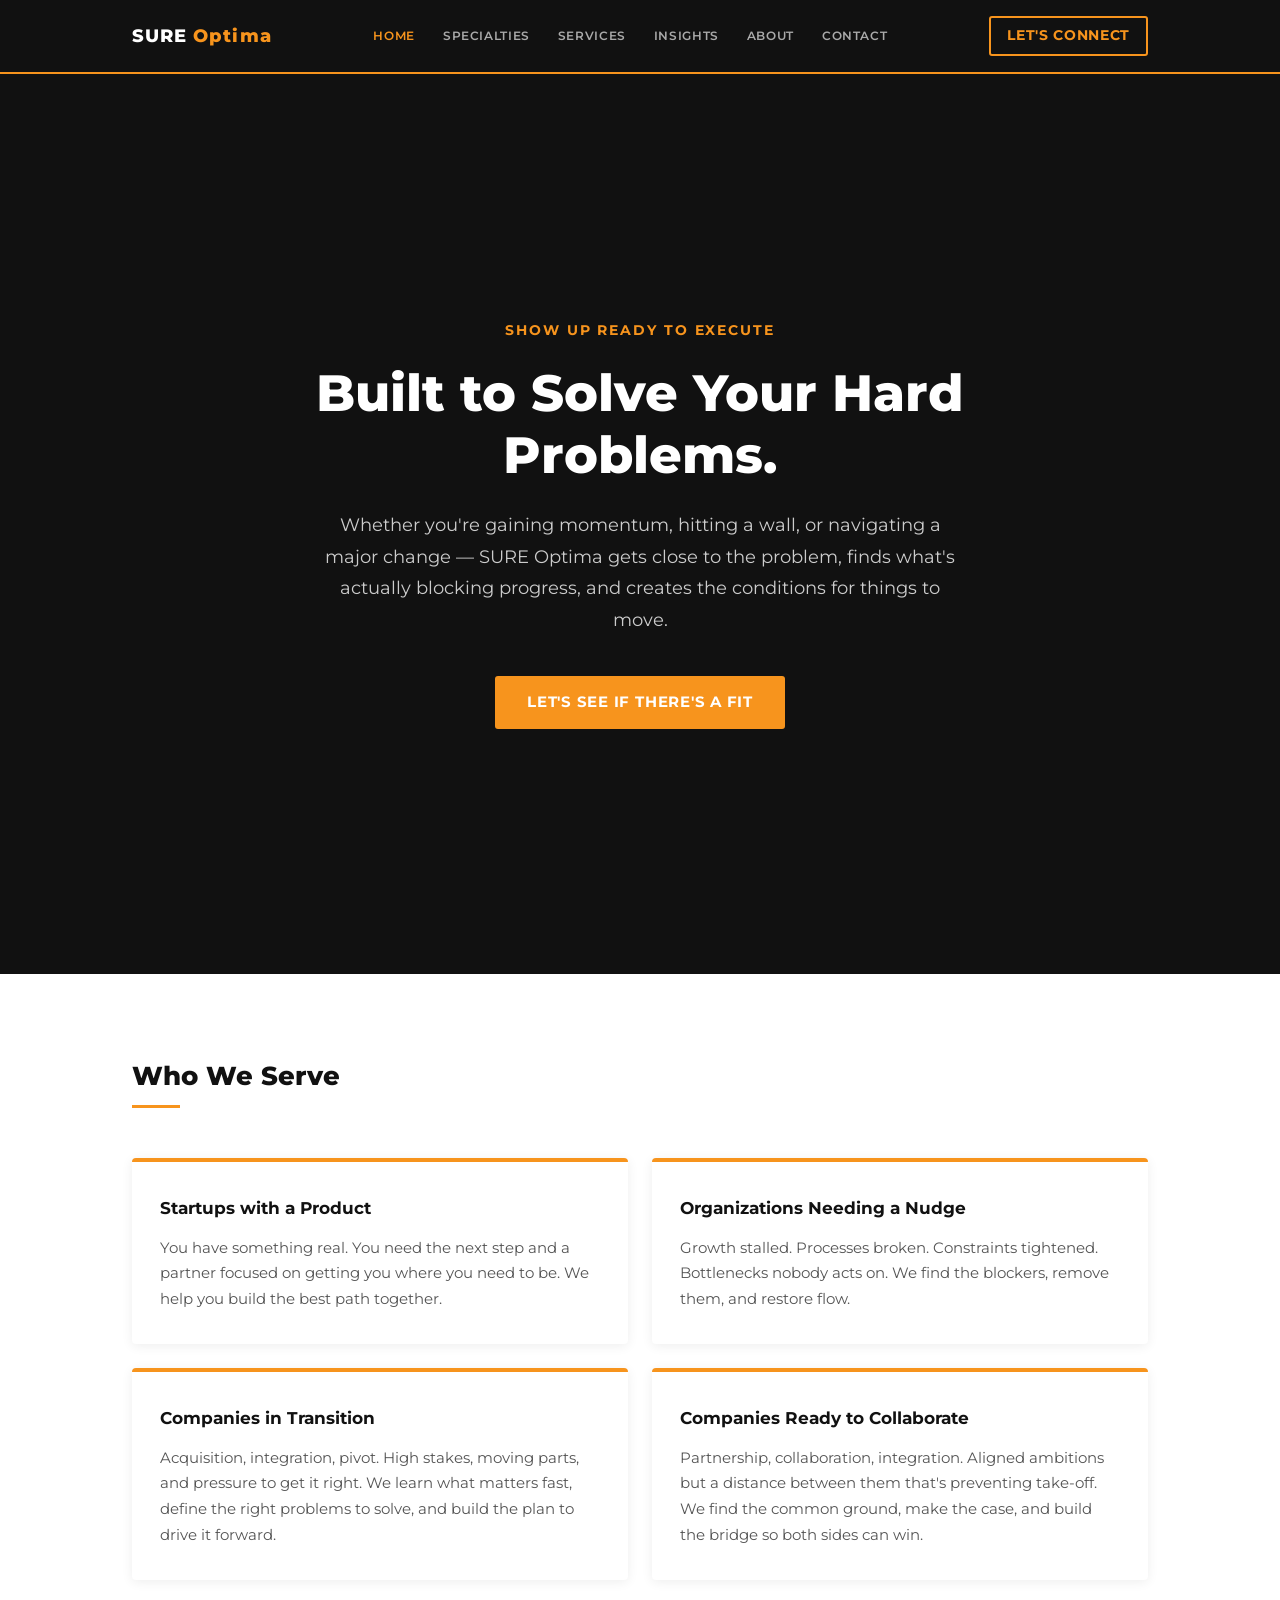
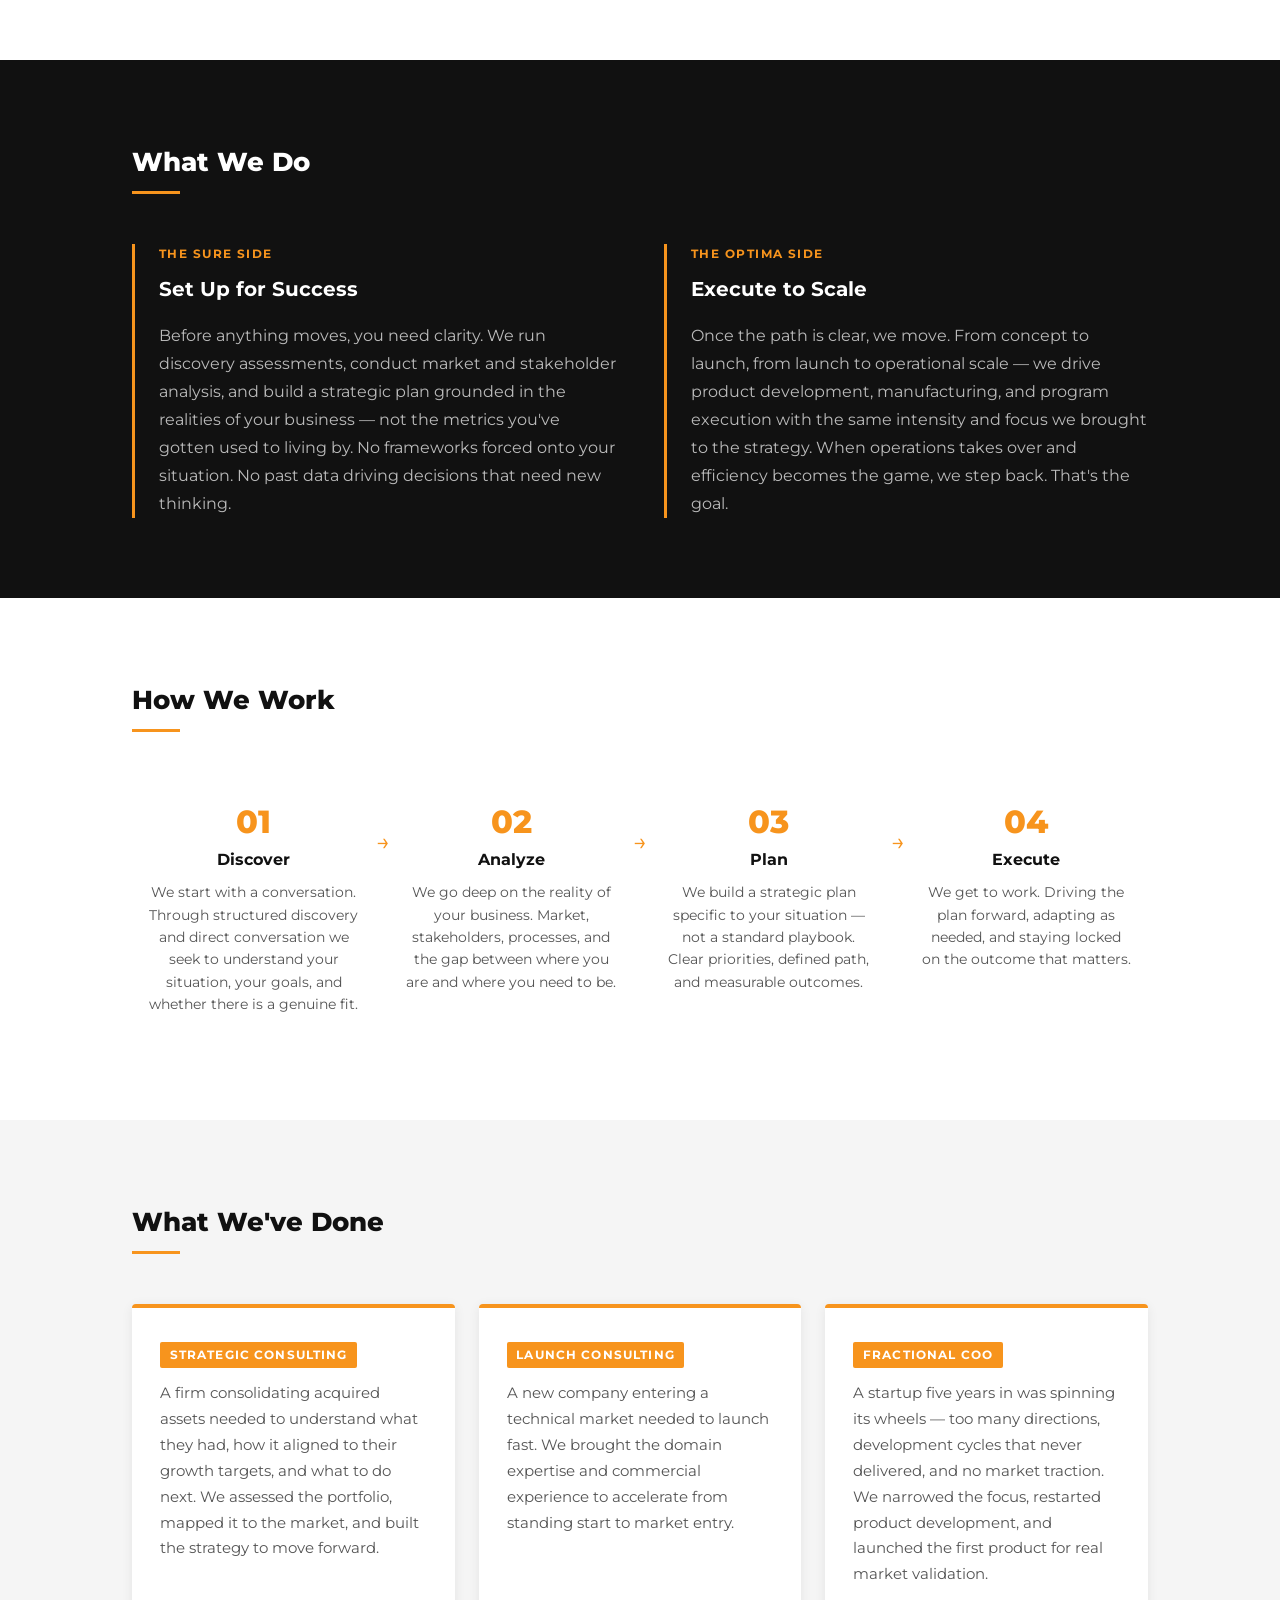
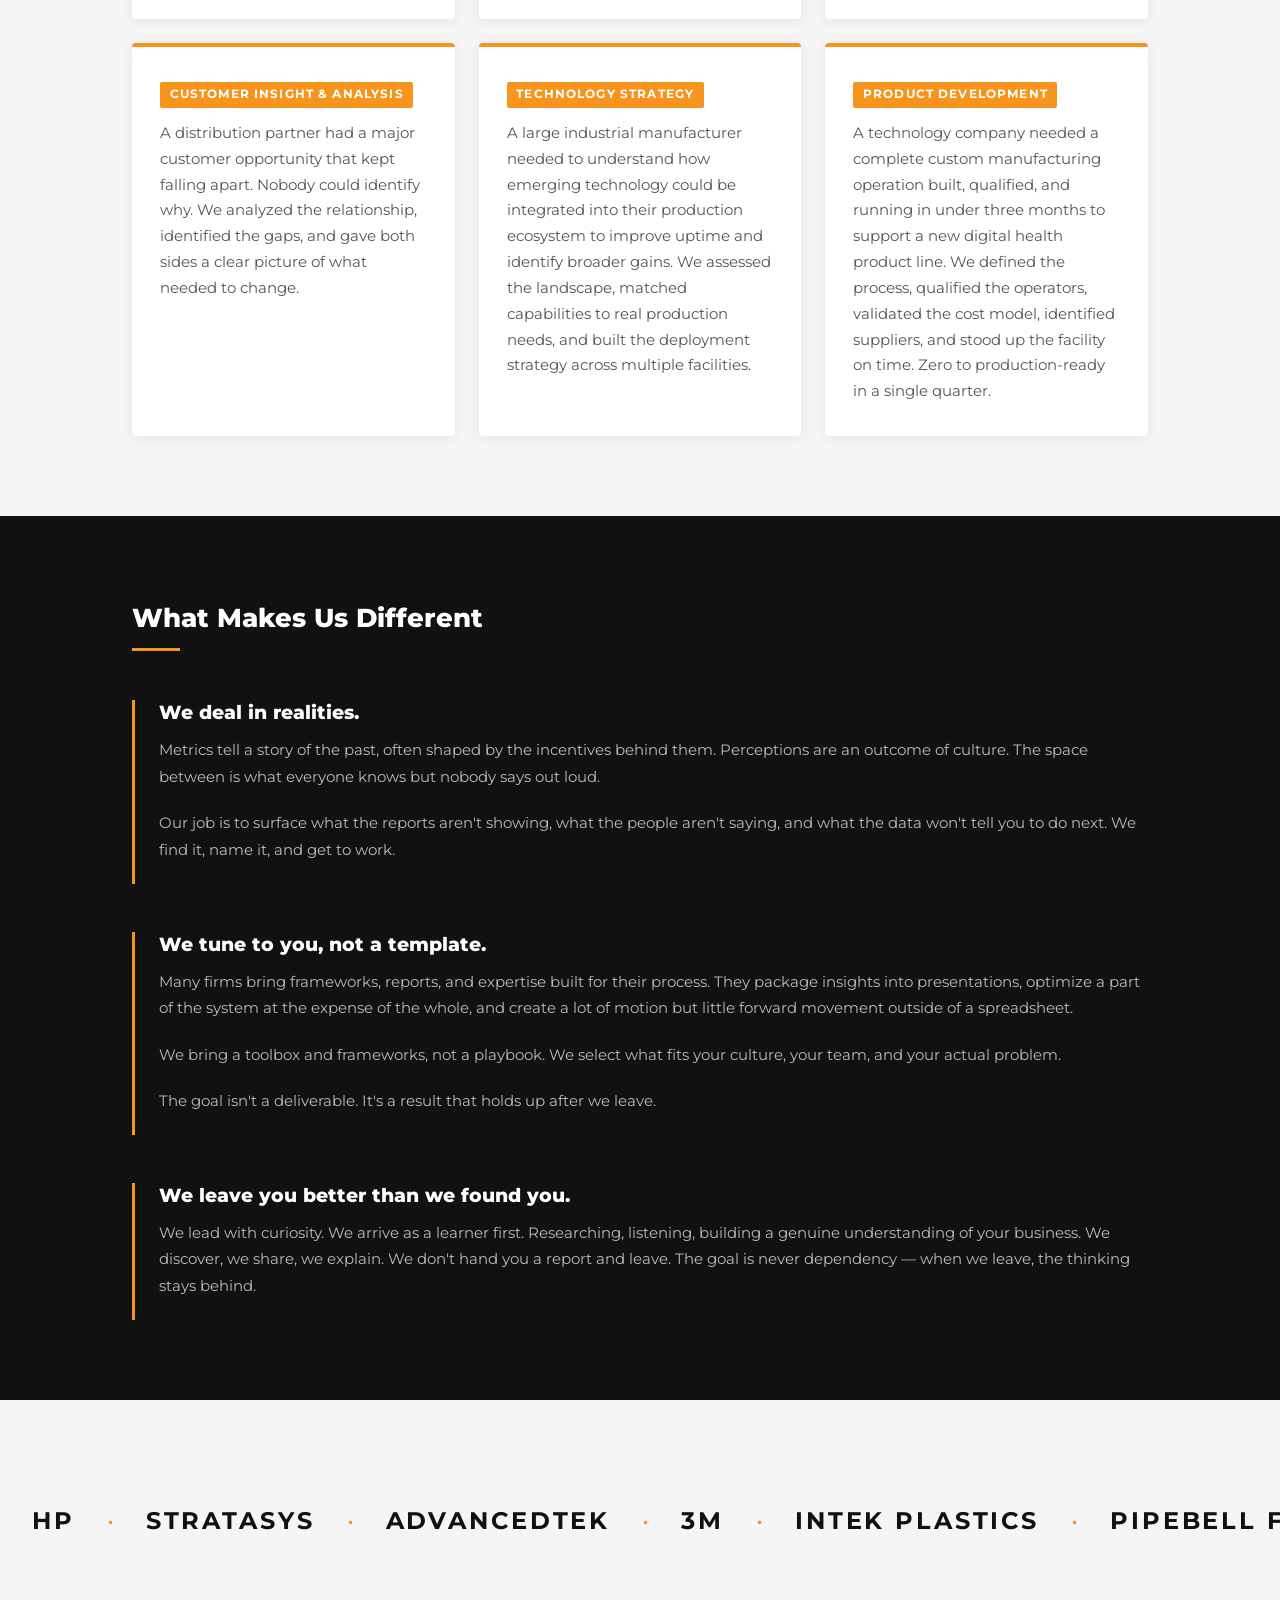
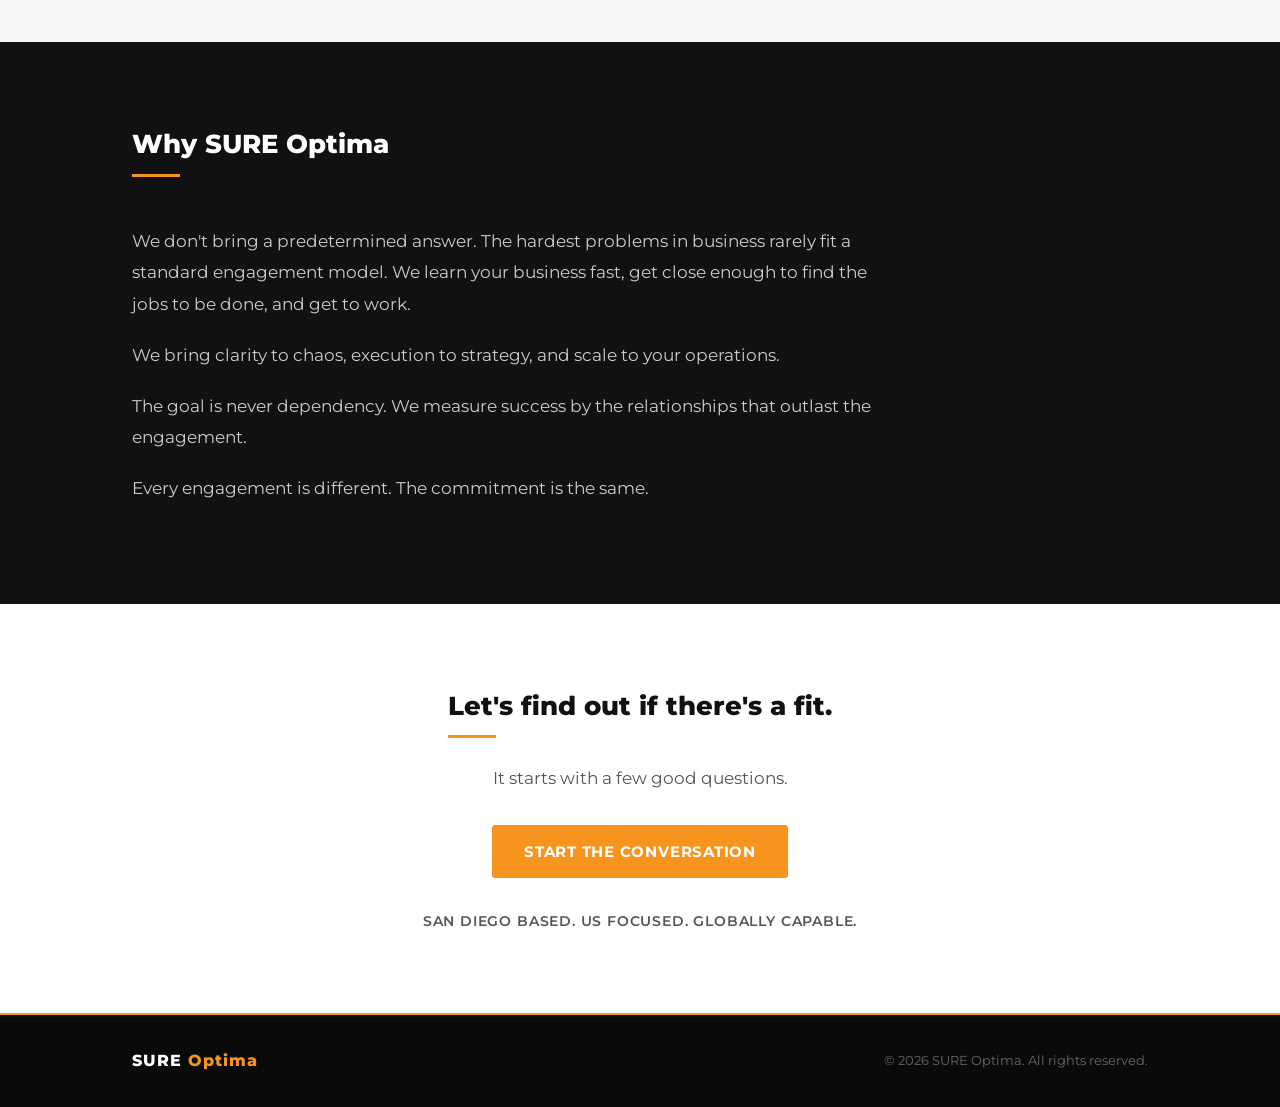
<file: index.html>
<!DOCTYPE html>
<html lang="en">
<head>
  <meta charset="UTF-8">
  <meta name="viewport" content="width=device-width, initial-scale=1.0">
  <title>SURE Optima | Product Development, Manufacturing, Technology &amp; Commercialization Consultant — San Diego</title>
  <meta name="description" content="SURE Optima partners with startups, growing businesses, and companies in transition to move from clarity to execution and from execution to scale. San Diego based, globally capable.">
  <link rel="canonical" href="https://sureoptima.com/">
  <meta property="og:title" content="SURE Optima | Product Development, Manufacturing, Technology &amp; Commercialization Consultant — San Diego">
  <meta property="og:description" content="SURE Optima partners with startups, growing businesses, and companies in transition to move from clarity to execution and from execution to scale. San Diego based, globally capable.">
  <meta property="og:image" content="https://sureoptima.com/SURE_Optima_Logo_Black_Background_2x3.png">
  <meta property="og:image:width" content="900">
  <meta property="og:image:height" content="675">
  <meta property="og:type" content="website">
  <meta property="og:url" content="https://sureoptima.com/">
  <meta property="og:site_name" content="SURE Optima">
  <link rel="preconnect" href="https://fonts.googleapis.com">
  <link rel="preconnect" href="https://fonts.gstatic.com" crossorigin>
  <link href="https://fonts.googleapis.com/css2?family=Montserrat:ital,wght@0,400;0,600;0,700;0,800;1,400&display=swap" rel="stylesheet">
  <link rel="stylesheet" href="styles.css">
  <script type="application/ld+json">
  {
    "@context": "https://schema.org",
    "@type": "LocalBusiness",
    "name": "SURE Optima",
    "description": "Product Development, Manufacturing, Technology, and Commercialization Consultant",
    "url": "https://sureoptima.com",
    "address": {
      "@type": "PostalAddress",
      "addressLocality": "San Diego",
      "addressRegion": "CA",
      "addressCountry": "US"
    },
    "founder": {
      "@type": "Person",
      "name": "Justin Swartz"
    },
    "areaServed": "United States"
  }
  </script>
</head>
<body>

  <!-- Nav -->
  <nav>
    <div class="nav-inner">
      <a href="index.html" class="nav-brand"><span class="brand-sure">SURE</span> <span class="optima">Optima</span> </a>
      <div class="nav-links">
        <a href="index.html" class="nav-link active">Home</a>
        <a href="specialties.html" class="nav-link">Specialties</a>
        <a href="services.html" class="nav-link">Services</a>
        <a href="insights.html" class="nav-link">Insights</a>
        <a href="about.html" class="nav-link">About</a>
        <a href="contact.html" class="nav-link">Contact</a>
      </div>
      <a href="contact.html" class="nav-cta">Let's Connect</a>
    </div>
  </nav>

  <!-- §1 Hero -->
  <section class="hero">
    <div class="container hero-inner">
      <p class="tagline">Show Up Ready to Execute</p>
      <h1>Built to Solve Your Hard Problems.</h1>
      <p class="hero-sub">Whether you're gaining momentum, hitting a wall, or navigating a major change — SURE Optima gets close to the problem, finds what's actually blocking progress, and creates the conditions for things to move.</p>
      <a href="contact.html" class="btn">Let's See If There's a Fit</a>
    </div>
  </section>

  <main>

    <!-- §2 Who We Serve -->
    <section id="who-we-serve" class="section-white">
      <div class="container">
        <h2 class="section-title">Who We Serve</h2>
        <div class="cards">

          <div class="card">
            <h3>Startups with a Product</h3>
            <p>You have something real. You need the next step and a partner focused on getting you where you need to be. We help you build the best path together.</p>
          </div>

          <div class="card">
            <h3>Organizations Needing a Nudge</h3>
            <p>Growth stalled. Processes broken. Constraints tightened. Bottlenecks nobody acts on. We find the blockers, remove them, and restore flow.</p>
          </div>

          <div class="card">
            <h3>Companies in Transition</h3>
            <p>Acquisition, integration, pivot. High stakes, moving parts, and pressure to get it right. We learn what matters fast, define the right problems to solve, and build the plan to drive it forward.</p>
          </div>

          <div class="card">
            <h3>Companies Ready to Collaborate</h3>
            <p>Partnership, collaboration, integration. Aligned ambitions but a distance between them that's preventing take-off. We find the common ground, make the case, and build the bridge so both sides can win.</p>
          </div>

        </div>
      </div>
    </section>

    <!-- §3 What We Do -->
    <section id="what-we-do" class="section-dark">
      <div class="container">
        <h2 class="section-title light">What We Do</h2>
        <div class="two-col">

          <div class="what-block">
            <span class="what-label">The SURE Side</span>
            <h3>Set Up for Success</h3>
            <p>Before anything moves, you need clarity. We run discovery assessments, conduct market and stakeholder analysis, and build a strategic plan grounded in the realities of your business — not the metrics you've gotten used to living by. No frameworks forced onto your situation. No past data driving decisions that need new thinking.</p>
          </div>

          <div class="what-block">
            <span class="what-label">The Optima Side</span>
            <h3>Execute to Scale</h3>
            <p>Once the path is clear, we move. From concept to launch, from launch to operational scale — we drive product development, manufacturing, and program execution with the same intensity and focus we brought to the strategy. When operations takes over and efficiency becomes the game, we step back. That's the goal.</p>
          </div>

        </div>
      </div>
    </section>

    <!-- §4 How We Work -->
    <section id="how-we-work" class="section-white">
      <div class="container">
        <h2 class="section-title">How We Work</h2>
        <div class="steps">

          <div class="step">
            <div class="step-number">01</div>
            <h3>Discover</h3>
            <p>We start with a conversation. Through structured discovery and direct conversation we seek to understand your situation, your goals, and whether there is a genuine fit.</p>
          </div>

          <div class="step-arrow">&#8594;</div>

          <div class="step">
            <div class="step-number">02</div>
            <h3>Analyze</h3>
            <p>We go deep on the reality of your business. Market, stakeholders, processes, and the gap between where you are and where you need to be.</p>
          </div>

          <div class="step-arrow">&#8594;</div>

          <div class="step">
            <div class="step-number">03</div>
            <h3>Plan</h3>
            <p>We build a strategic plan specific to your situation — not a standard playbook. Clear priorities, defined path, and measurable outcomes.</p>
          </div>

          <div class="step-arrow">&#8594;</div>

          <div class="step">
            <div class="step-number">04</div>
            <h3>Execute</h3>
            <p>We get to work. Driving the plan forward, adapting as needed, and staying locked on the outcome that matters.</p>
          </div>

        </div>
      </div>
    </section>

    <!-- §5 What We've Done -->
    <section id="what-weve-done" class="section-gray">
      <div class="container">
        <h2 class="section-title">What We've Done</h2>
        <div class="cards cards-3col">

          <div class="card">
            <span class="card-label">Strategic Consulting</span>
            <p>A firm consolidating acquired assets needed to understand what they had, how it aligned to their growth targets, and what to do next. We assessed the portfolio, mapped it to the market, and built the strategy to move forward.</p>
          </div>

          <div class="card">
            <span class="card-label">Launch Consulting</span>
            <p>A new company entering a technical market needed to launch fast. We brought the domain expertise and commercial experience to accelerate from standing start to market entry.</p>
          </div>

          <div class="card">
            <span class="card-label">Fractional COO</span>
            <p>A startup five years in was spinning its wheels — too many directions, development cycles that never delivered, and no market traction. We narrowed the focus, restarted product development, and launched the first product for real market validation.</p>
          </div>

          <div class="card">
            <span class="card-label">Customer Insight &amp; Analysis</span>
            <p>A distribution partner had a major customer opportunity that kept falling apart. Nobody could identify why. We analyzed the relationship, identified the gaps, and gave both sides a clear picture of what needed to change.</p>
          </div>

          <div class="card">
            <span class="card-label">Technology Strategy</span>
            <p>A large industrial manufacturer needed to understand how emerging technology could be integrated into their production ecosystem to improve uptime and identify broader gains. We assessed the landscape, matched capabilities to real production needs, and built the deployment strategy across multiple facilities.</p>
          </div>

          <div class="card">
            <span class="card-label">Product Development</span>
            <p>A technology company needed a complete custom manufacturing operation built, qualified, and running in under three months to support a new digital health product line. We defined the process, qualified the operators, validated the cost model, identified suppliers, and stood up the facility on time. Zero to production-ready in a single quarter.</p>
          </div>

        </div>
      </div>
    </section>

    <!-- §6 What Makes Us Different -->
    <section id="different" class="section-dark">
      <div class="container">
        <h2 class="section-title light">What Makes Us Different</h2>
        <div class="diff-blocks">

          <div class="diff-block">
            <h3>We deal in realities.</h3>
            <p>Metrics tell a story of the past, often shaped by the incentives behind them. Perceptions are an outcome of culture. The space between is what everyone knows but nobody says out loud.</p>
	    <p>Our job is to surface what the reports aren't showing, what the people aren't saying, and what the data won't tell you to do next. We find it, name it, and get to work.</p>
          </div>

          <div class="diff-block">
            <h3>We tune to you, not a template.</h3>
            <p>Many firms bring frameworks, reports, and expertise built for their process. They package insights into presentations, optimize a part of the system at the expense of the whole, and create a lot of motion but little forward movement outside of a spreadsheet.</p>
	    <p>We bring a toolbox and frameworks, not a playbook. We select what fits your culture, your team, and your actual problem.</p>
	    <p>The goal isn't a deliverable. It's a result that holds up after we leave.</p>
          </div>

          <div class="diff-block">
            <h3>We leave you better than we found you.</h3>
            <p>We lead with curiosity. We arrive as a learner first. Researching, listening, building a genuine understanding of your business. We discover, we share, we explain. We don't hand you a report and leave. The goal is never dependency — when we leave, the thinking stays behind.</p>
          </div>

        </div>
      </div>
    </section>

    <!-- §7 Clients & Partners -->
    <section id="clients" class="section-gray ticker-section">
      <div class="ticker-wrapper">
        <div class="ticker-track">
          <span class="ticker-item">HP</span>
          <span class="ticker-sep">&bull;</span>
          <span class="ticker-item">Stratasys</span>
          <span class="ticker-sep">&bull;</span>
          <span class="ticker-item">AdvancedTek</span>
          <span class="ticker-sep">&bull;</span>
          <span class="ticker-item">3M</span>
          <span class="ticker-sep">&bull;</span>
          <span class="ticker-item">Intek Plastics</span>
          <span class="ticker-sep">&bull;</span>
          <span class="ticker-item">Pipebell Fitness</span>
          <span class="ticker-sep">&bull;</span>
          <span class="ticker-item">Eastern Additive Solutions</span>
          <span class="ticker-sep">&bull;</span>
          <span class="ticker-item">Icarus Medical</span>
          <span class="ticker-sep">&bull;</span>
          <!-- duplicate for seamless loop -->
          <span class="ticker-item">HP</span>
          <span class="ticker-sep">&bull;</span>
          <span class="ticker-item">Stratasys</span>
          <span class="ticker-sep">&bull;</span>
          <span class="ticker-item">AdvancedTek</span>
          <span class="ticker-sep">&bull;</span>
          <span class="ticker-item">3M</span>
          <span class="ticker-sep">&bull;</span>
          <span class="ticker-item">Intek Plastics</span>
          <span class="ticker-sep">&bull;</span>
          <span class="ticker-item">Pipebell Fitness</span>
          <span class="ticker-sep">&bull;</span>
          <span class="ticker-item">Eastern Additive Solutions</span>
          <span class="ticker-sep">&bull;</span>
          <span class="ticker-item">Icarus Medical</span>
          <span class="ticker-sep">&bull;</span>
        </div>
      </div>
    </section>

    <!-- §8 Why SURE Optima -->
    <section class="section-dark">
      <div class="container">
        <div class="about-inner">
          <h2 class="section-title light">Why SURE Optima</h2>
          <div class="why-body">
            <p>We don't bring a predetermined answer. The hardest problems in business rarely fit a standard engagement model. We learn your business fast, get close enough to find the jobs to be done, and get to work.</p>
            <p>We bring clarity to chaos, execution to strategy, and scale to your operations.</p>
            <p>The goal is never dependency. We measure success by the relationships that outlast the engagement.</p>
            <p>Every engagement is different. The commitment is the same.</p>
          </div>
        </div>
      </div>
    </section>

    <!-- §9 Let's See If There's a Fit -->
    <section id="contact" class="section-white" style="text-align: center;">
      <div class="container" style="max-width: 640px;">
        <h2 class="section-title" style="display: inline-block;">Let's find out if there's a fit.</h2>
        <p style="font-size: 1.05rem; color: var(--gray-text); margin-top: -1.5rem; margin-bottom: 2rem; line-height: 1.75;">It starts with a few good questions.</p>
        <a href="contact.html" class="btn">Start the Conversation</a>
        <p class="location-note" style="margin-top: 2rem;">San Diego based. US focused. Globally capable.</p>
      </div>
    </section>

  </main>

  <!-- Footer -->
  <footer>
    <div class="container footer-inner">
      <span class="footer-brand"><span class="brand-sure">SURE</span> <span class="optima">Optima</span></span>
      <p class="copyright">&copy; 2026 SURE Optima. All rights reserved.</p>
    </div>
  </footer>

</body>
</html>
</file>
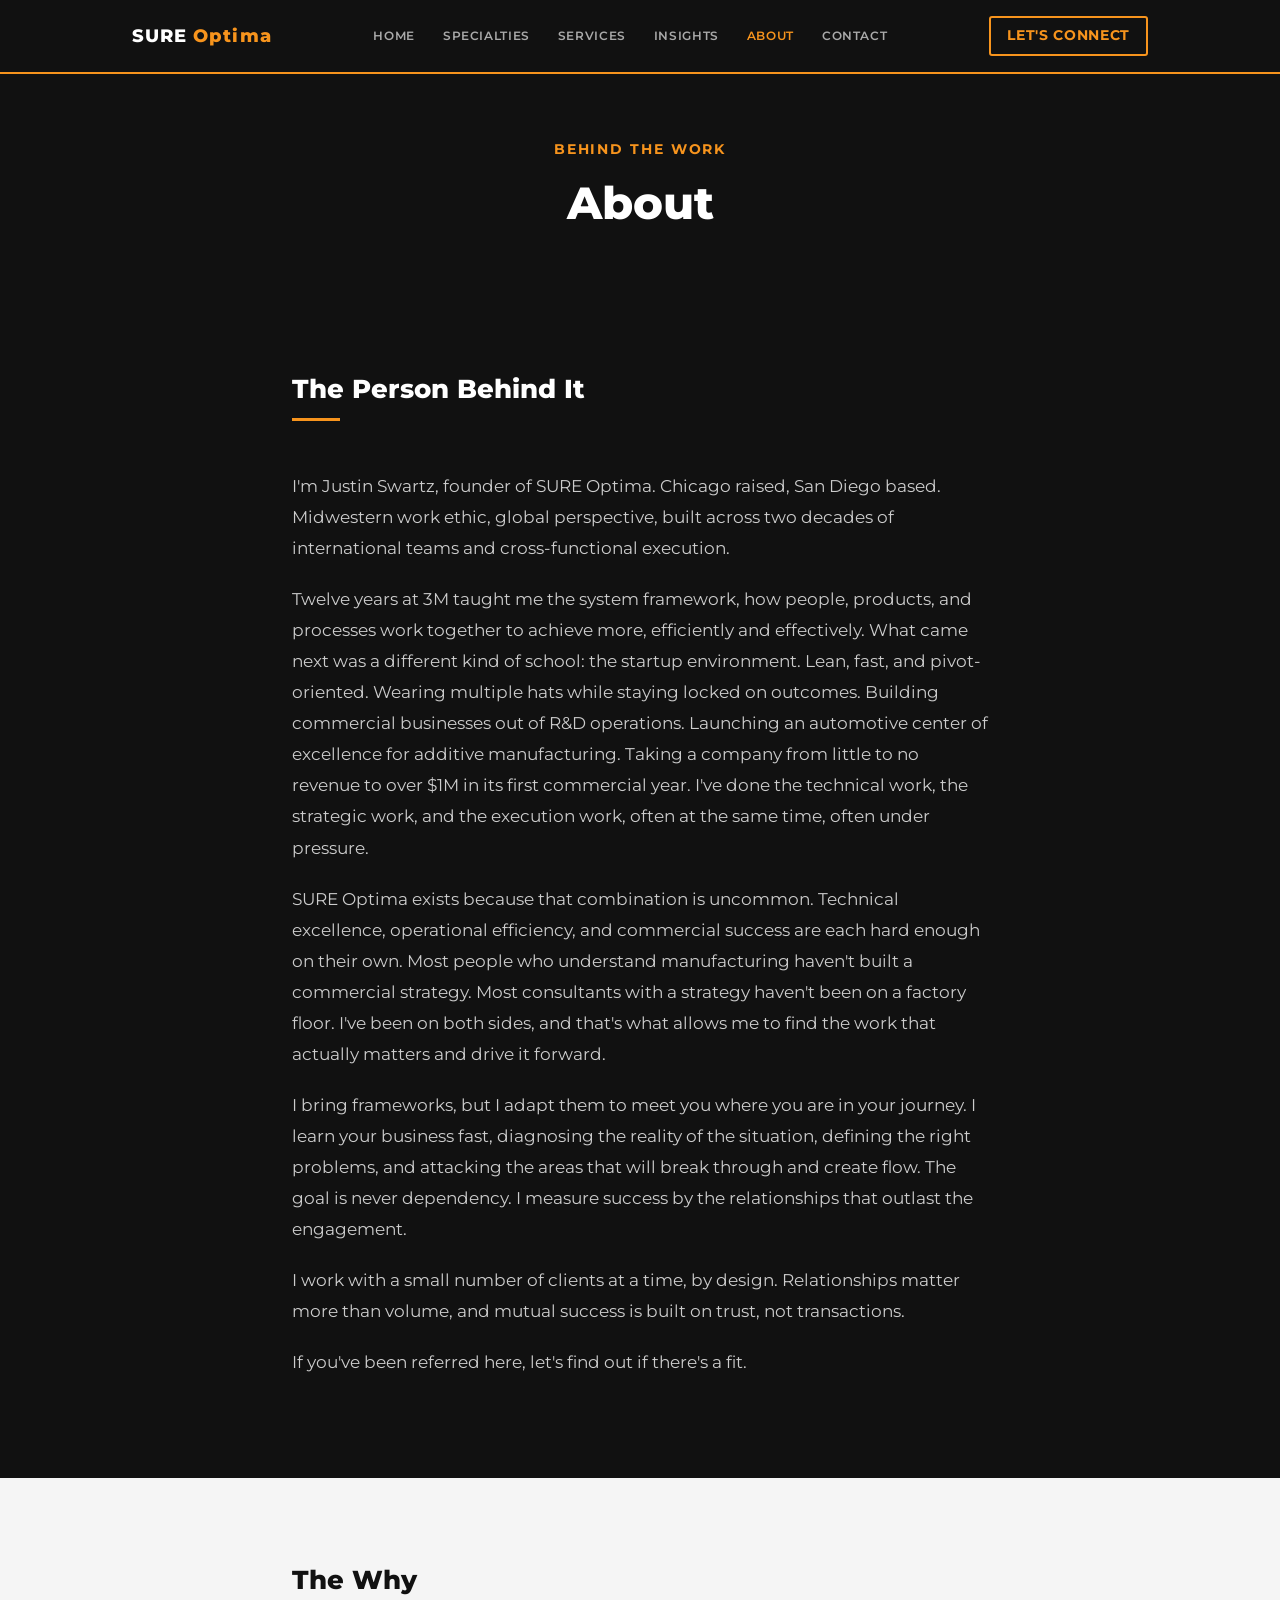
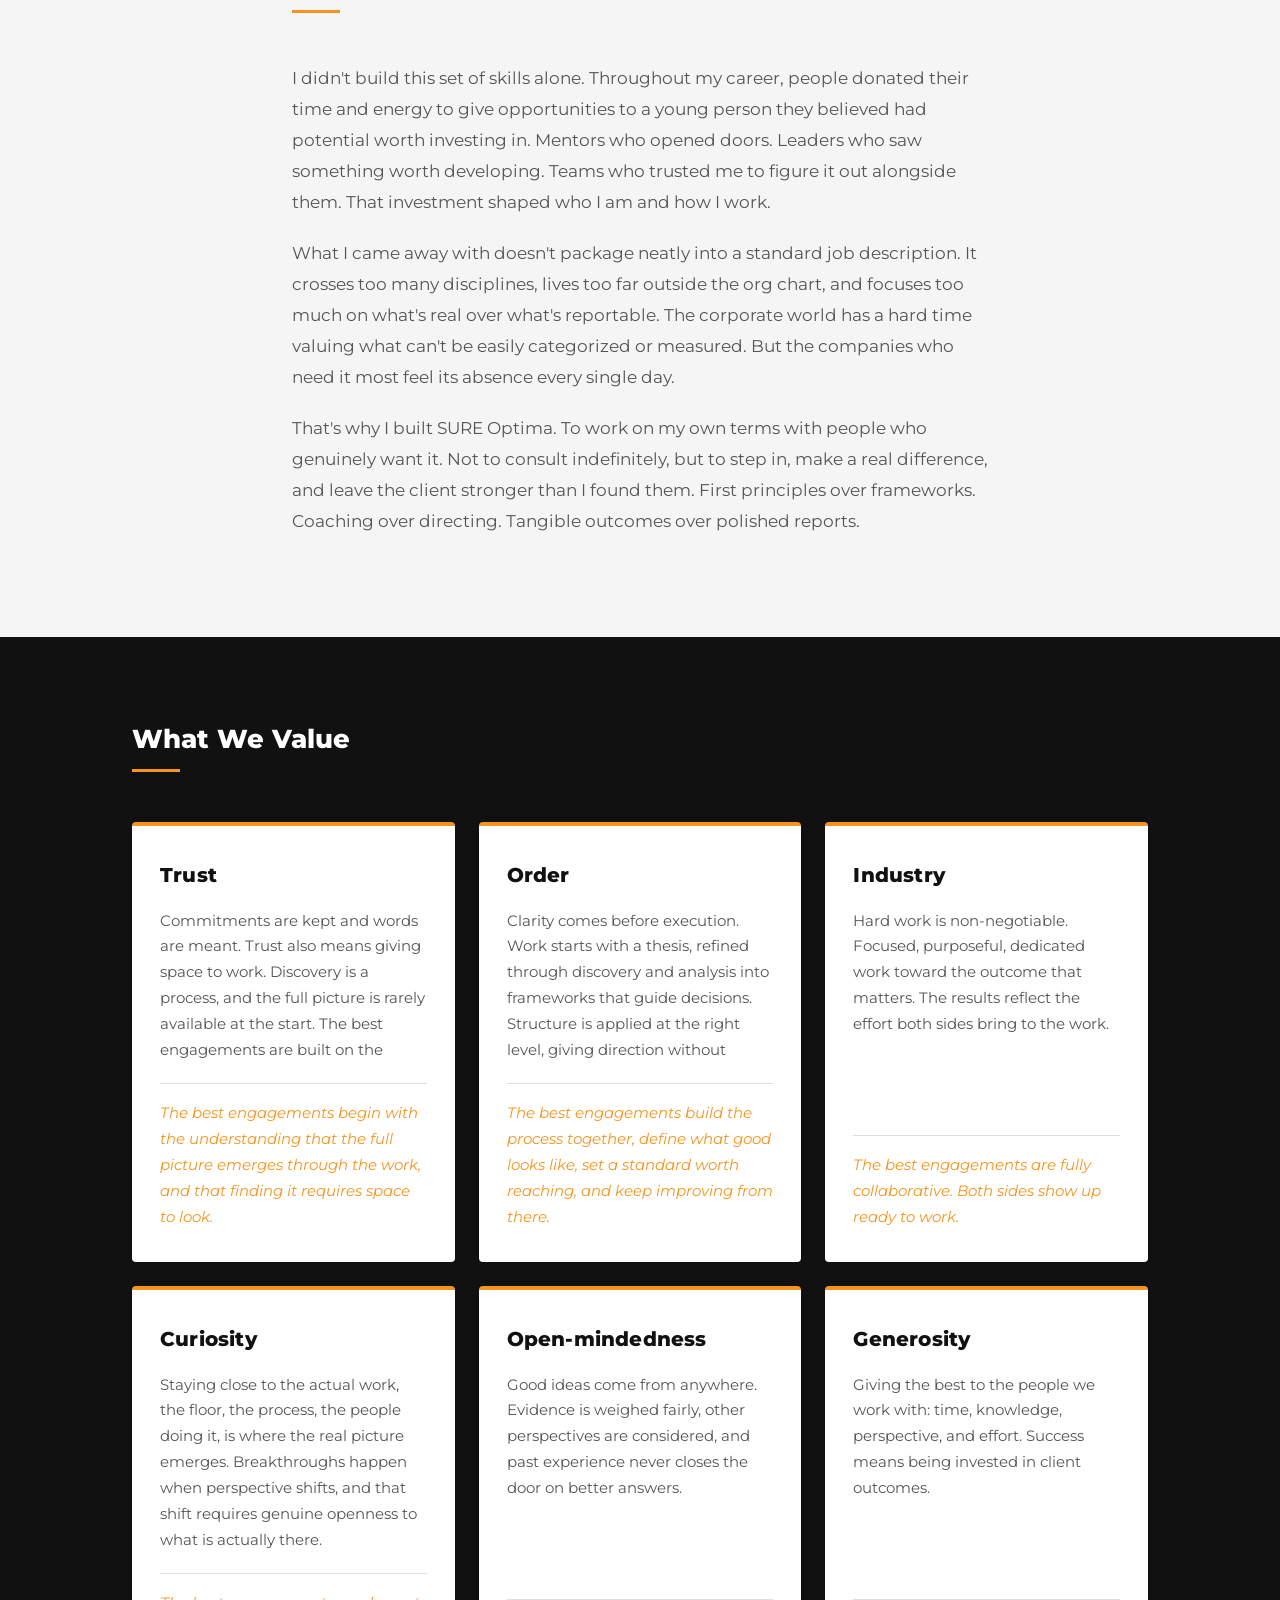
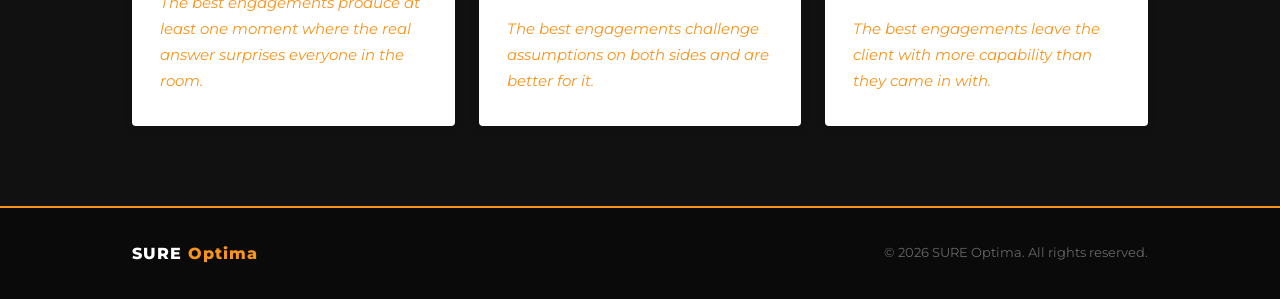
<file: about.html>
<!DOCTYPE html>
<html lang="en">
<head>
  <meta charset="UTF-8">
  <meta name="viewport" content="width=device-width, initial-scale=1.0">
  <title>About Justin Swartz | SURE Optima</title>
  <meta name="description" content="Justin Swartz is a product development, manufacturing, and commercialization consultant based in San Diego with two decades of experience across global industrial and manufacturing environments.">
  <link rel="canonical" href="https://sureoptima.com/about.html">
  <meta property="og:title" content="About Justin Swartz | SURE Optima">
  <meta property="og:description" content="Justin Swartz is a product development, manufacturing, and commercialization consultant based in San Diego with two decades of experience across global industrial and manufacturing environments.">
  <meta property="og:image" content="https://sureoptima.com/SURE_Optima_Logo_Black_Background_2x3.png">
  <meta property="og:image:width" content="900">
  <meta property="og:image:height" content="675">
  <meta property="og:type" content="website">
  <meta property="og:url" content="https://sureoptima.com/about.html">
  <meta property="og:site_name" content="SURE Optima">
  <link rel="preconnect" href="https://fonts.googleapis.com">
  <link rel="preconnect" href="https://fonts.gstatic.com" crossorigin>
  <link href="https://fonts.googleapis.com/css2?family=Montserrat:ital,wght@0,400;0,600;0,700;0,800;1,400&display=swap" rel="stylesheet">
  <link rel="stylesheet" href="styles.css">
</head>
<body>

  <!-- Nav -->
  <nav>
    <div class="nav-inner">
      <a href="index.html" class="nav-brand"><span class="brand-sure">SURE</span> <span class="optima">Optima</span></a>
      <div class="nav-links">
        <a href="index.html" class="nav-link">Home</a>
        <a href="specialties.html" class="nav-link">Specialties</a>
        <a href="services.html" class="nav-link">Services</a>
        <a href="insights.html" class="nav-link">Insights</a>
        <a href="about.html" class="nav-link active">About</a>
        <a href="contact.html" class="nav-link">Contact</a>
      </div>
      <a href="contact.html" class="nav-cta">Let's Connect</a>
    </div>
  </nav>

  <!-- Page Header -->
  <section class="page-header">
    <div class="container">
      <p class="tagline">Behind the Work</p>
      <h1>About</h1>
    </div>
  </section>

  <main>

    <!-- The Person Behind It -->
    <section class="section-about">
      <div class="container about-inner">
        <div class="about-text">
          <h2 class="section-title light">The Person Behind It</h2>
          <p>I'm Justin Swartz, founder of SURE Optima. Chicago raised, San Diego based. Midwestern work ethic, global perspective, built across two decades of international teams and cross-functional execution.</p>
          <p>Twelve years at 3M taught me the system framework, how people, products, and processes work together to achieve more, efficiently and effectively. What came next was a different kind of school: the startup environment. Lean, fast, and pivot-oriented. Wearing multiple hats while staying locked on outcomes. Building commercial businesses out of R&amp;D operations. Launching an automotive center of excellence for additive manufacturing. Taking a company from little to no revenue to over $1M in its first commercial year. I've done the technical work, the strategic work, and the execution work, often at the same time, often under pressure.</p>
          <p>SURE Optima exists because that combination is uncommon. Technical excellence, operational efficiency, and commercial success are each hard enough on their own. Most people who understand manufacturing haven't built a commercial strategy. Most consultants with a strategy haven't been on a factory floor. I've been on both sides, and that's what allows me to find the work that actually matters and drive it forward.</p>
          <p>I bring frameworks, but I adapt them to meet you where you are in your journey. I learn your business fast, diagnosing the reality of the situation, defining the right problems, and attacking the areas that will break through and create flow. The goal is never dependency. I measure success by the relationships that outlast the engagement.</p>
          <p>I work with a small number of clients at a time, by design. Relationships matter more than volume, and mutual success is built on trust, not transactions.</p>
          <p>If you've been referred here, let's find out if there's a fit.</p>
        </div>
      </div>
    </section>

    <!-- The Why -->
    <section class="section-light">
      <div class="container about-inner">
        <div class="body-text">
          <h2 class="section-title">The Why</h2>
          <p>I didn't build this set of skills alone. Throughout my career, people donated their time and energy to give opportunities to a young person they believed had potential worth investing in. Mentors who opened doors. Leaders who saw something worth developing. Teams who trusted me to figure it out alongside them. That investment shaped who I am and how I work.</p>
          <p>What I came away with doesn't package neatly into a standard job description. It crosses too many disciplines, lives too far outside the org chart, and focuses too much on what's real over what's reportable. The corporate world has a hard time valuing what can't be easily categorized or measured. But the companies who need it most feel its absence every single day.</p>
          <p>That's why I built SURE Optima. To work on my own terms with people who genuinely want it. Not to consult indefinitely, but to step in, make a real difference, and leave the client stronger than I found them. First principles over frameworks. Coaching over directing. Tangible outcomes over polished reports.</p>
        </div>
      </div>
    </section>

    <!-- What We Value -->
    <section class="section-dark">
      <div class="container">
        <h2 class="section-title light">What We Value</h2>
        <div class="cards cards-3col cards-value">

          <div class="card">
            <div class="card-top">
              <h3>Trust</h3>
              <p>Commitments are kept and words are meant. Trust also means giving space to work. Discovery is a process, and the full picture is rarely available at the start. The best engagements are built on the understanding that not everything is known or knowable at the outset, and that finding what matters requires the freedom to look.</p>
            </div>
            <div class="card-bottom">
              <p class="card-closing">The best engagements begin with the understanding that the full picture emerges through the work, and that finding it requires space to look.</p>
            </div>
          </div>

          <div class="card">
            <div class="card-top">
              <h3>Order</h3>
              <p>Clarity comes before execution. Work starts with a thesis, refined through discovery and analysis into frameworks that guide decisions. Structure is applied at the right level, giving direction without locking in answers before the questions are fully understood.</p>
            </div>
            <div class="card-bottom">
              <p class="card-closing">The best engagements build the process together, define what good looks like, set a standard worth reaching, and keep improving from there.</p>
            </div>
          </div>

          <div class="card">
            <div class="card-top">
              <h3>Industry</h3>
              <p>Hard work is non-negotiable. Focused, purposeful, dedicated work toward the outcome that matters. The results reflect the effort both sides bring to the work.</p>
            </div>
            <div class="card-bottom">
              <p class="card-closing">The best engagements are fully collaborative. Both sides show up ready to work.</p>
            </div>
          </div>

          <div class="card">
            <div class="card-top">
              <h3>Curiosity</h3>
              <p>Staying close to the actual work, the floor, the process, the people doing it, is where the real picture emerges. Breakthroughs happen when perspective shifts, and that shift requires genuine openness to what is actually there.</p>
            </div>
            <div class="card-bottom">
              <p class="card-closing">The best engagements produce at least one moment where the real answer surprises everyone in the room.</p>
            </div>
          </div>

          <div class="card">
            <div class="card-top">
              <h3>Open-mindedness</h3>
              <p>Good ideas come from anywhere. Evidence is weighed fairly, other perspectives are considered, and past experience never closes the door on better answers.</p>
            </div>
            <div class="card-bottom">
              <p class="card-closing">The best engagements challenge assumptions on both sides and are better for it.</p>
            </div>
          </div>

          <div class="card">
            <div class="card-top">
              <h3>Generosity</h3>
              <p>Giving the best to the people we work with: time, knowledge, perspective, and effort. Success means being invested in client outcomes.</p>
            </div>
            <div class="card-bottom">
              <p class="card-closing">The best engagements leave the client with more capability than they came in with.</p>
            </div>
          </div>

        </div>
      </div>
    </section>

  </main>

  <!-- Footer -->
  <footer>
    <div class="container footer-inner">
      <span class="footer-brand"><span class="brand-sure">SURE</span> <span class="optima">Optima</span></span>
      <p class="copyright">&copy; 2026 SURE Optima. All rights reserved.</p>
    </div>
  </footer>

</body>
</html>
</file>
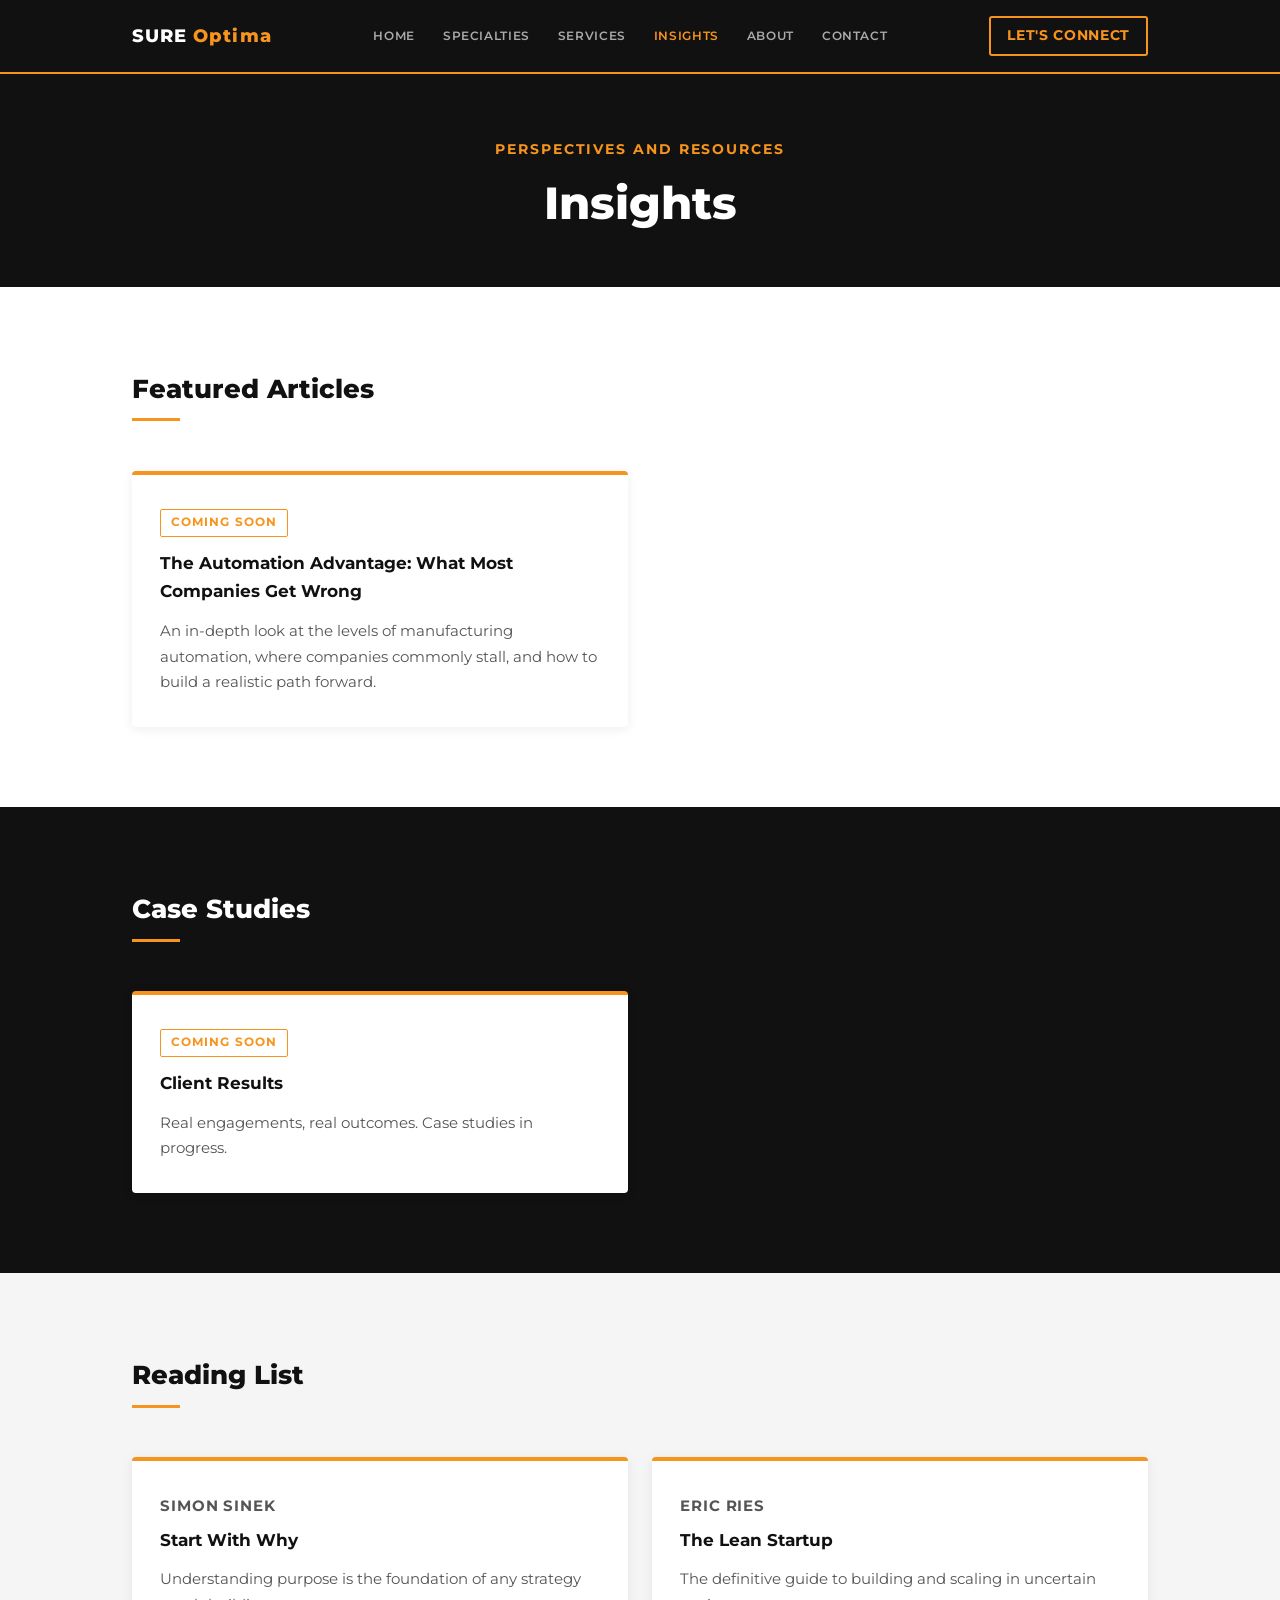
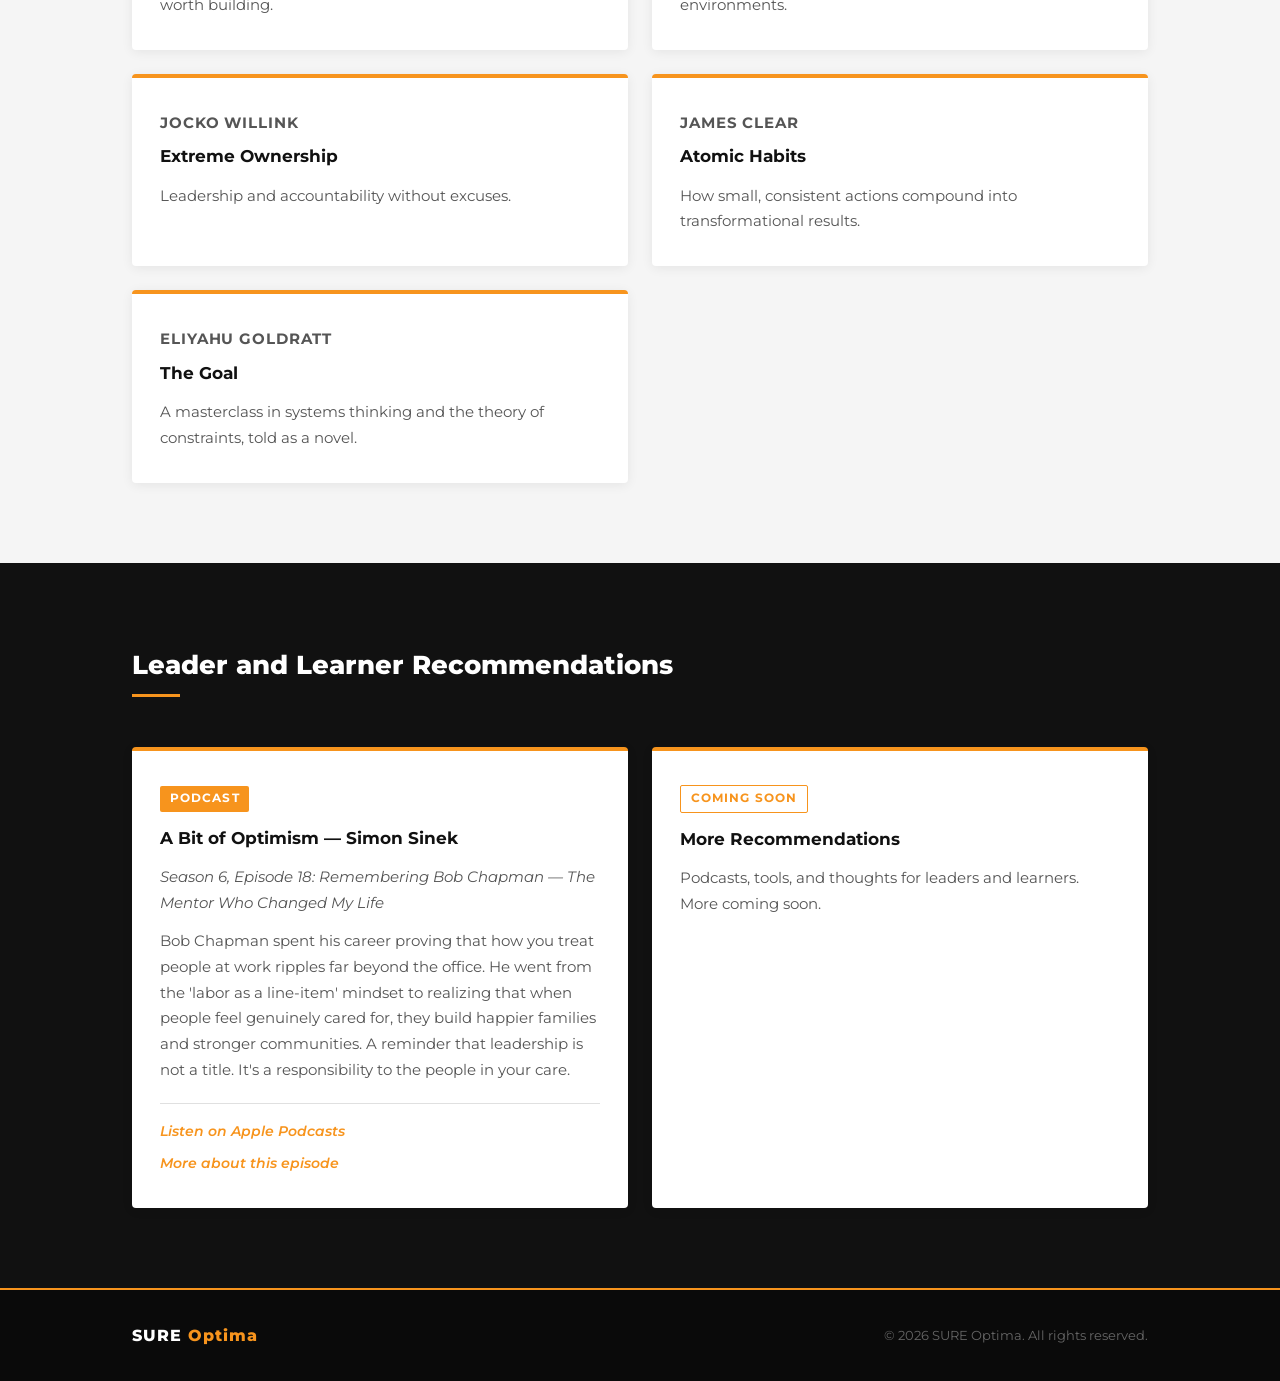
<file: insights.html>
<!DOCTYPE html>
<html lang="en">
<head>
  <meta charset="UTF-8">
  <meta name="viewport" content="width=device-width, initial-scale=1.0">
  <title>Insights &amp; Resources | SURE Optima</title>
  <meta name="description" content="Articles, case studies, book recommendations, and resources for leaders and builders in manufacturing, product development, and commercialization.">
  <link rel="canonical" href="https://sureoptima.com/insights.html">
  <meta property="og:title" content="Insights &amp; Resources | SURE Optima">
  <meta property="og:description" content="Articles, case studies, book recommendations, and resources for leaders and builders in manufacturing, product development, and commercialization.">
  <meta property="og:image" content="https://sureoptima.com/SURE_Optima_Logo_Black_Background_2x3.png">
  <meta property="og:image:width" content="900">
  <meta property="og:image:height" content="675">
  <meta property="og:type" content="website">
  <meta property="og:url" content="https://sureoptima.com/insights.html">
  <meta property="og:site_name" content="SURE Optima">
  <link rel="preconnect" href="https://fonts.googleapis.com">
  <link rel="preconnect" href="https://fonts.gstatic.com" crossorigin>
  <link href="https://fonts.googleapis.com/css2?family=Montserrat:ital,wght@0,400;0,600;0,700;0,800;1,400&display=swap" rel="stylesheet">
  <link rel="stylesheet" href="styles.css">
</head>
<body>

  <!-- Nav -->
  <nav>
    <div class="nav-inner">
      <a href="index.html" class="nav-brand"><span class="brand-sure">SURE</span> <span class="optima">Optima</span></a>
      <div class="nav-links">
        <a href="index.html" class="nav-link">Home</a>
        <a href="specialties.html" class="nav-link">Specialties</a>
        <a href="services.html" class="nav-link">Services</a>
        <a href="insights.html" class="nav-link active">Insights</a>
        <a href="about.html" class="nav-link">About</a>
        <a href="contact.html" class="nav-link">Contact</a>
      </div>
      <a href="contact.html" class="nav-cta">Let's Connect</a>
    </div>
  </nav>

  <!-- Page Header -->
  <section class="page-header">
    <div class="container">
      <p class="tagline">Perspectives and Resources</p>
      <h1>Insights</h1>
    </div>
  </section>

  <main>

    <!-- Featured Articles -->
    <section class="section-light">
      <div class="container">
        <h2 class="section-title">Featured Articles</h2>
        <div class="cards">

          <div class="card">
            <span class="card-badge">Coming Soon</span>
            <h3>The Automation Advantage: What Most Companies Get Wrong</h3>
            <p>An in-depth look at the levels of manufacturing automation, where companies commonly stall, and how to build a realistic path forward.</p>
          </div>

        </div>
      </div>
    </section>

    <!-- Case Studies -->
    <section class="section-dark">
      <div class="container">
        <h2 class="section-title light">Case Studies</h2>
        <div class="cards">

          <div class="card">
            <span class="card-badge">Coming Soon</span>
            <h3>Client Results</h3>
            <p>Real engagements, real outcomes. Case studies in progress.</p>
          </div>

        </div>
      </div>
    </section>

    <!-- Reading List -->
    <section class="section-gray">
      <div class="container">
        <h2 class="section-title">Reading List</h2>
        <div class="cards">

          <div class="card">
            <p class="reading-author">Simon Sinek</p>
            <h3>Start With Why</h3>
            <p>Understanding purpose is the foundation of any strategy worth building.</p>
          </div>

          <div class="card">
            <p class="reading-author">Eric Ries</p>
            <h3>The Lean Startup</h3>
            <p>The definitive guide to building and scaling in uncertain environments.</p>
          </div>

          <div class="card">
            <p class="reading-author">Jocko Willink</p>
            <h3>Extreme Ownership</h3>
            <p>Leadership and accountability without excuses.</p>
          </div>

          <div class="card">
            <p class="reading-author">James Clear</p>
            <h3>Atomic Habits</h3>
            <p>How small, consistent actions compound into transformational results.</p>
          </div>

          <div class="card">
            <p class="reading-author">Eliyahu Goldratt</p>
            <h3>The Goal</h3>
            <p>A masterclass in systems thinking and the theory of constraints, told as a novel.</p>
          </div>

        </div>
      </div>
    </section>

    <!-- Leader and Learner Recommendations -->
    <section class="section-dark">
      <div class="container">
        <h2 class="section-title light">Leader and Learner Recommendations</h2>
        <div class="cards">

          <div class="card">
            <span class="card-label">Podcast</span>
            <h3>A Bit of Optimism — Simon Sinek</h3>
            <p class="card-subtitle">Season 6, Episode 18: Remembering Bob Chapman — The Mentor Who Changed My Life</p>
            <p>Bob Chapman spent his career proving that how you treat people at work ripples far beyond the office. He went from the 'labor as a line-item' mindset to realizing that when people feel genuinely cared for, they build happier families and stronger communities. A reminder that leadership is not a title. It's a responsibility to the people in your care.</p>
            <div class="card-links">
              <a href="https://podcasts.apple.com/us/podcast/remembering-bob-chapman-the-mentor-who-changed-my-life/id1515385282?i=1000773849218" class="card-link" target="_blank" rel="noopener noreferrer">Listen on Apple Podcasts</a>
              <a href="https://simonsinek.com/podcast/episodes/remembering-bob-chapman-the-mentor-who-changed-my-life" class="card-link" target="_blank" rel="noopener noreferrer">More about this episode</a>
            </div>
          </div>

          <div class="card">
            <span class="card-badge">Coming Soon</span>
            <h3>More Recommendations</h3>
            <p>Podcasts, tools, and thoughts for leaders and learners. More coming soon.</p>
          </div>

        </div>
      </div>
    </section>

  </main>

  <!-- Footer -->
  <footer>
    <div class="container footer-inner">
      <span class="footer-brand"><span class="brand-sure">SURE</span> <span class="optima">Optima</span></span>
      <p class="copyright">&copy; 2026 SURE Optima. All rights reserved.</p>
    </div>
  </footer>

</body>
</html>
</file>
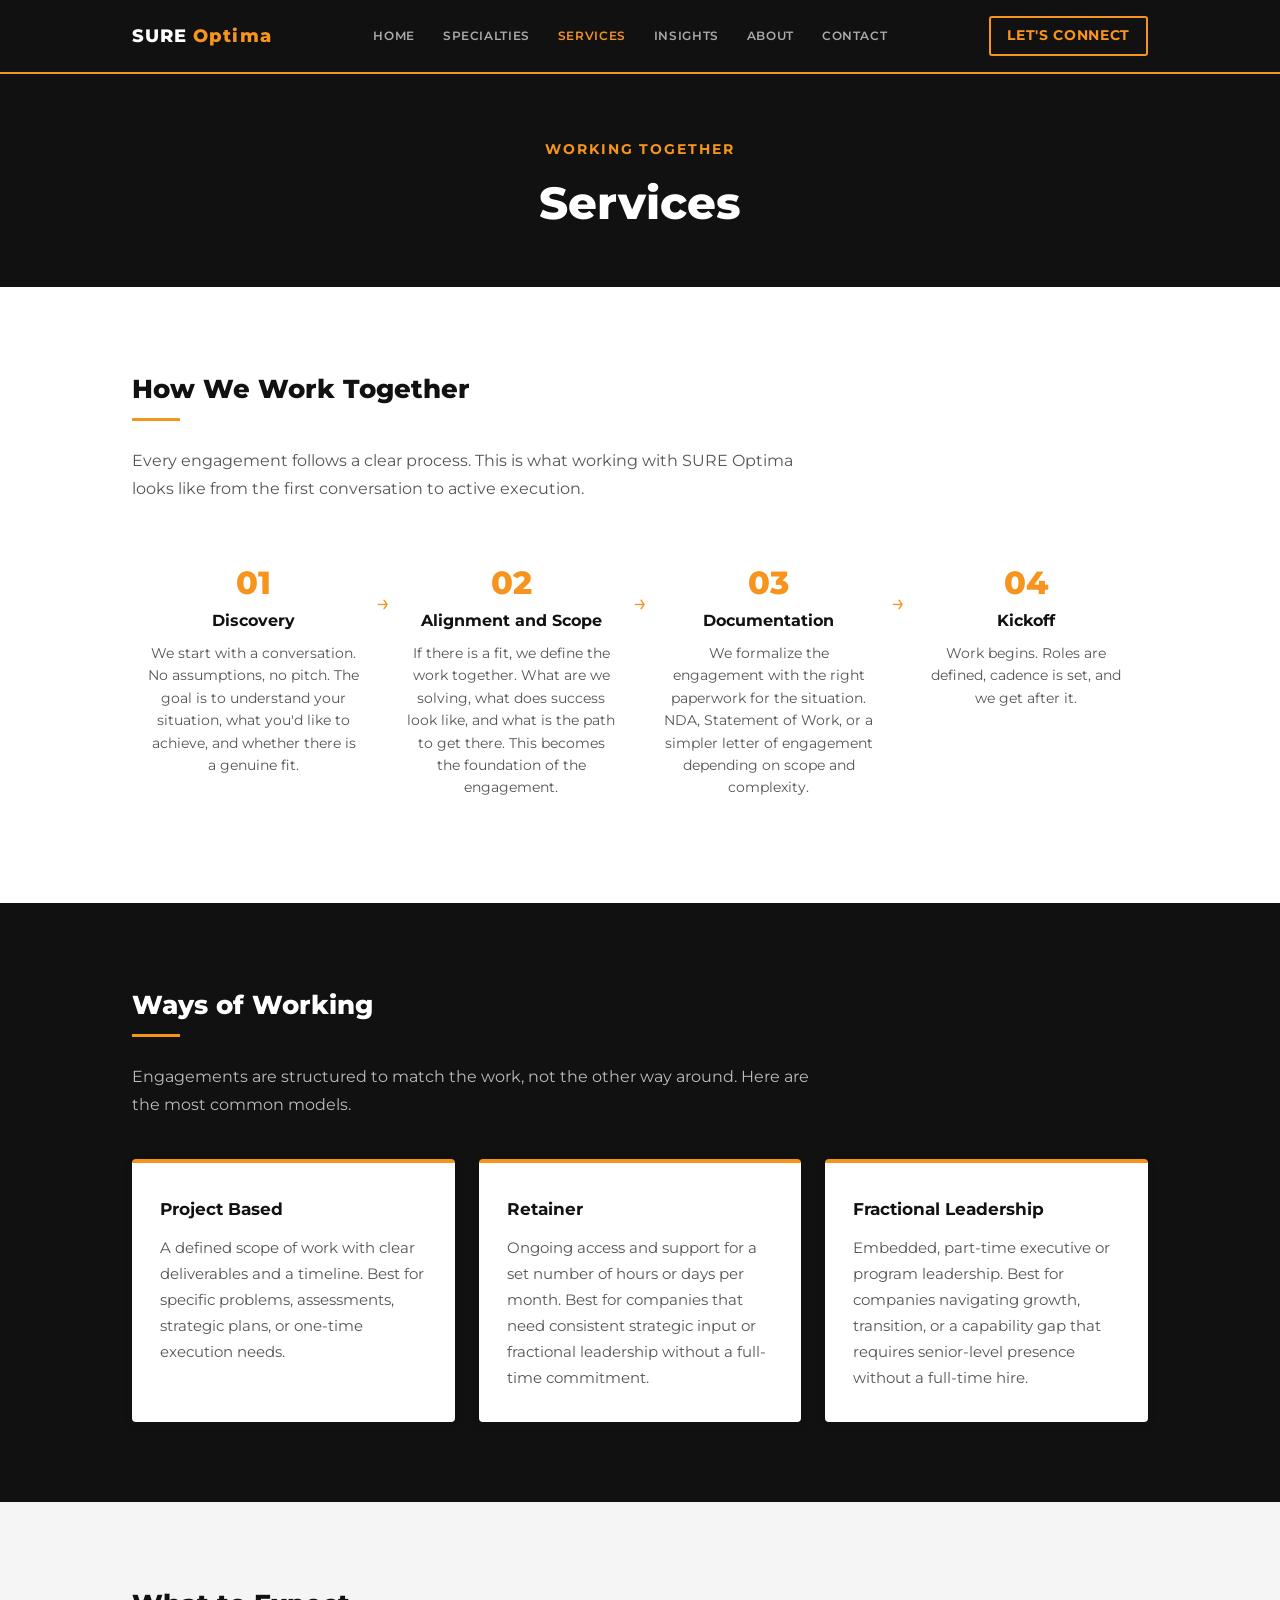
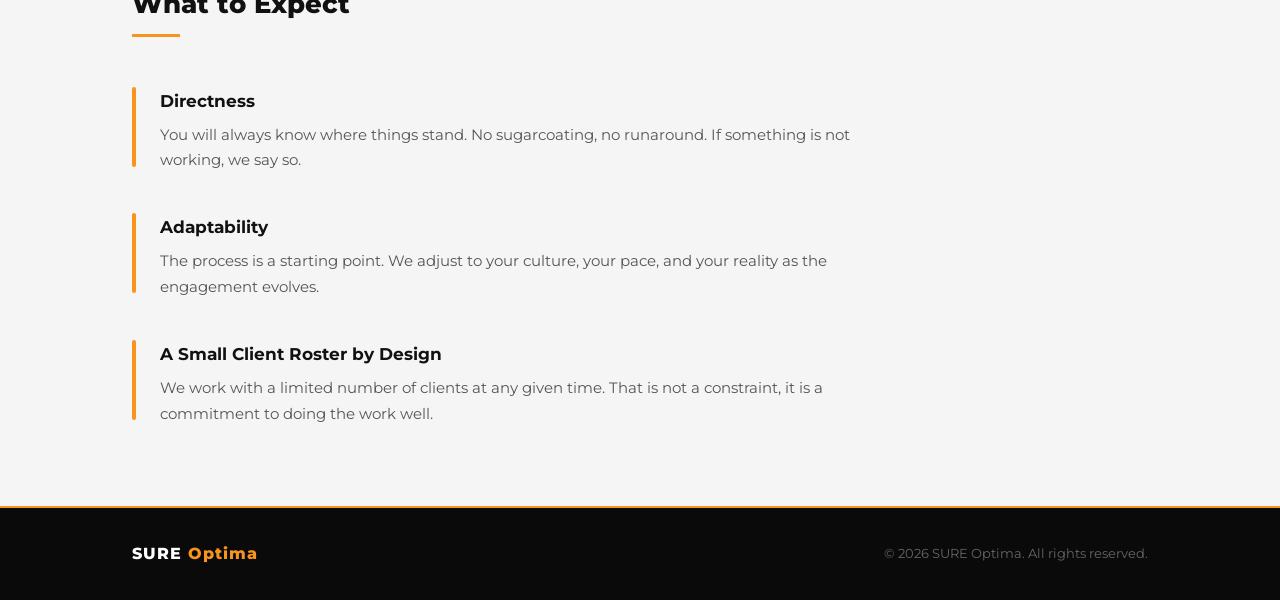
<file: services.html>
<!DOCTYPE html>
<html lang="en">
<head>
  <meta charset="UTF-8">
  <meta name="viewport" content="width=device-width, initial-scale=1.0">
  <title>How We Work Together | SURE Optima</title>
  <meta name="description" content="Learn how SURE Optima engages with clients — from discovery and alignment through documentation, kickoff, and active execution. Project, retainer, and fractional leadership models available.">
  <link rel="canonical" href="https://sureoptima.com/services.html">
  <meta property="og:title" content="How We Work Together | SURE Optima">
  <meta property="og:description" content="Learn how SURE Optima engages with clients — from discovery and alignment through documentation, kickoff, and active execution. Project, retainer, and fractional leadership models available.">
  <meta property="og:image" content="https://sureoptima.com/SURE_Optima_Logo_Black_Background_2x3.png">
  <meta property="og:image:width" content="900">
  <meta property="og:image:height" content="675">
  <meta property="og:type" content="website">
  <meta property="og:url" content="https://sureoptima.com/services.html">
  <meta property="og:site_name" content="SURE Optima">
  <link rel="preconnect" href="https://fonts.googleapis.com">
  <link rel="preconnect" href="https://fonts.gstatic.com" crossorigin>
  <link href="https://fonts.googleapis.com/css2?family=Montserrat:ital,wght@0,400;0,600;0,700;0,800;1,400&display=swap" rel="stylesheet">
  <link rel="stylesheet" href="styles.css">
</head>
<body>

  <!-- Nav -->
  <nav>
    <div class="nav-inner">
      <a href="index.html" class="nav-brand"><span class="brand-sure">SURE</span> <span class="optima">Optima</span></a>
      <div class="nav-links">
        <a href="index.html" class="nav-link">Home</a>
        <a href="specialties.html" class="nav-link">Specialties</a>
        <a href="services.html" class="nav-link active">Services</a>
        <a href="insights.html" class="nav-link">Insights</a>
        <a href="about.html" class="nav-link">About</a>
        <a href="contact.html" class="nav-link">Contact</a>
      </div>
      <a href="contact.html" class="nav-cta">Let's Connect</a>
    </div>
  </nav>

  <!-- Page Header -->
  <section class="page-header">
    <div class="container">
      <p class="tagline">Working Together</p>
      <h1>Services</h1>
    </div>
  </section>

  <main>

    <!-- How We Work Together -->
    <section class="section-light">
      <div class="container">
        <h2 class="section-title">How We Work Together</h2>
        <p class="section-intro">Every engagement follows a clear process. This is what working with SURE Optima looks like from the first conversation to active execution.</p>
        <div class="steps">

          <div class="step">
            <div class="step-number">01</div>
            <h3>Discovery</h3>
            <p>We start with a conversation. No assumptions, no pitch. The goal is to understand your situation, what you'd like to achieve, and whether there is a genuine fit.</p>
          </div>

          <div class="step-arrow">&#8594;</div>

          <div class="step">
            <div class="step-number">02</div>
            <h3>Alignment and Scope</h3>
            <p>If there is a fit, we define the work together. What are we solving, what does success look like, and what is the path to get there. This becomes the foundation of the engagement.</p>
          </div>

          <div class="step-arrow">&#8594;</div>

          <div class="step">
            <div class="step-number">03</div>
            <h3>Documentation</h3>
            <p>We formalize the engagement with the right paperwork for the situation. NDA, Statement of Work, or a simpler letter of engagement depending on scope and complexity.</p>
          </div>

          <div class="step-arrow">&#8594;</div>

          <div class="step">
            <div class="step-number">04</div>
            <h3>Kickoff</h3>
            <p>Work begins. Roles are defined, cadence is set, and we get after it.</p>
          </div>

        </div>
      </div>
    </section>

    <!-- Ways of Working -->
    <section class="section-dark">
      <div class="container">
        <h2 class="section-title light">Ways of Working</h2>
        <p class="section-intro">Engagements are structured to match the work, not the other way around. Here are the most common models.</p>
        <div class="cards cards-3col">

          <div class="card">
            <h3>Project Based</h3>
            <p>A defined scope of work with clear deliverables and a timeline. Best for specific problems, assessments, strategic plans, or one-time execution needs.</p>
          </div>

          <div class="card">
            <h3>Retainer</h3>
            <p>Ongoing access and support for a set number of hours or days per month. Best for companies that need consistent strategic input or fractional leadership without a full-time commitment.</p>
          </div>

          <div class="card">
            <h3>Fractional Leadership</h3>
            <p>Embedded, part-time executive or program leadership. Best for companies navigating growth, transition, or a capability gap that requires senior-level presence without a full-time hire.</p>
          </div>

        </div>
      </div>
    </section>

    <!-- What to Expect -->
    <section class="section-gray">
      <div class="container">
        <h2 class="section-title">What to Expect</h2>
        <div class="expectation-list">

          <div class="expectation-item">
            <div class="diff-accent"></div>
            <div>
              <h3>Directness</h3>
              <p>You will always know where things stand. No sugarcoating, no runaround. If something is not working, we say so.</p>
            </div>
          </div>

          <div class="expectation-item">
            <div class="diff-accent"></div>
            <div>
              <h3>Adaptability</h3>
              <p>The process is a starting point. We adjust to your culture, your pace, and your reality as the engagement evolves.</p>
            </div>
          </div>

          <div class="expectation-item">
            <div class="diff-accent"></div>
            <div>
              <h3>A Small Client Roster by Design</h3>
              <p>We work with a limited number of clients at any given time. That is not a constraint, it is a commitment to doing the work well.</p>
            </div>
          </div>

        </div>
      </div>
    </section>

  </main>

  <!-- Footer -->
  <footer>
    <div class="container footer-inner">
      <span class="footer-brand"><span class="brand-sure">SURE</span> <span class="optima">Optima</span></span>
      <p class="copyright">&copy; 2026 SURE Optima. All rights reserved.</p>
    </div>
  </footer>

</body>
</html>
</file>
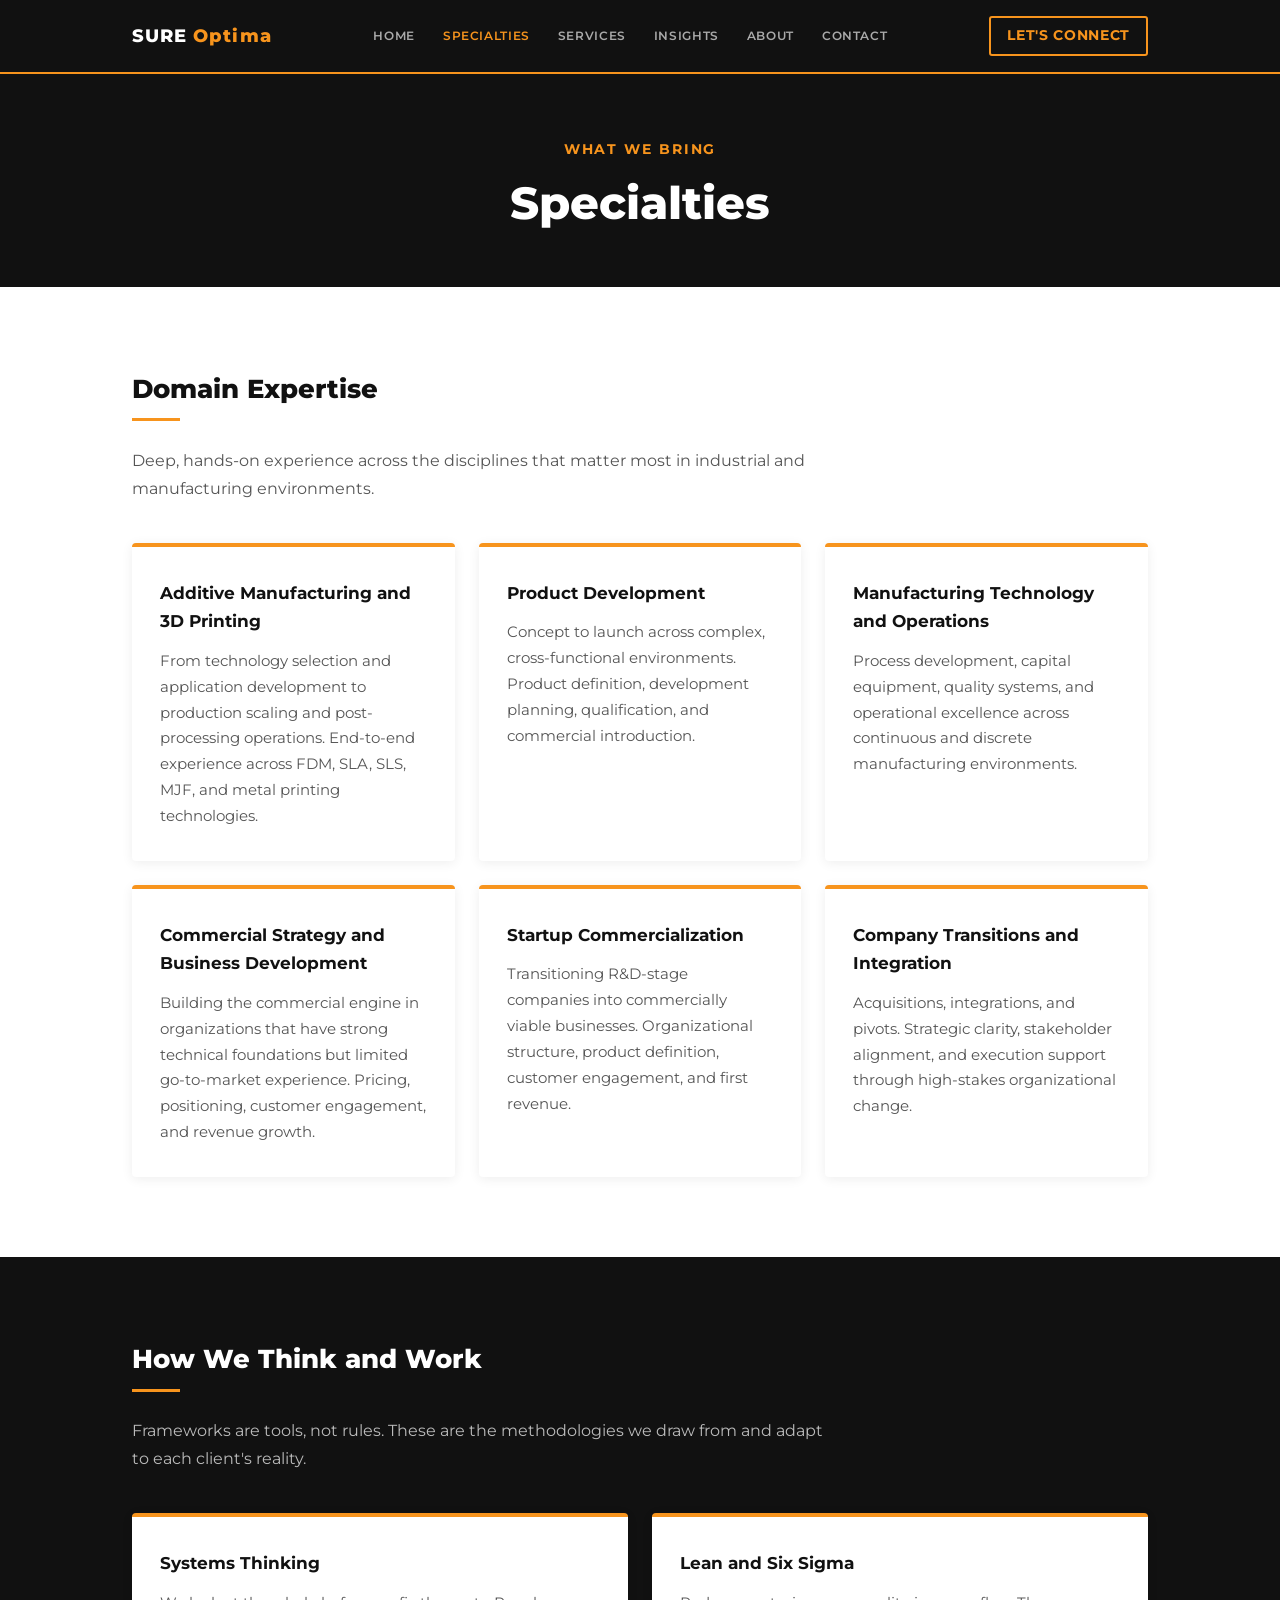
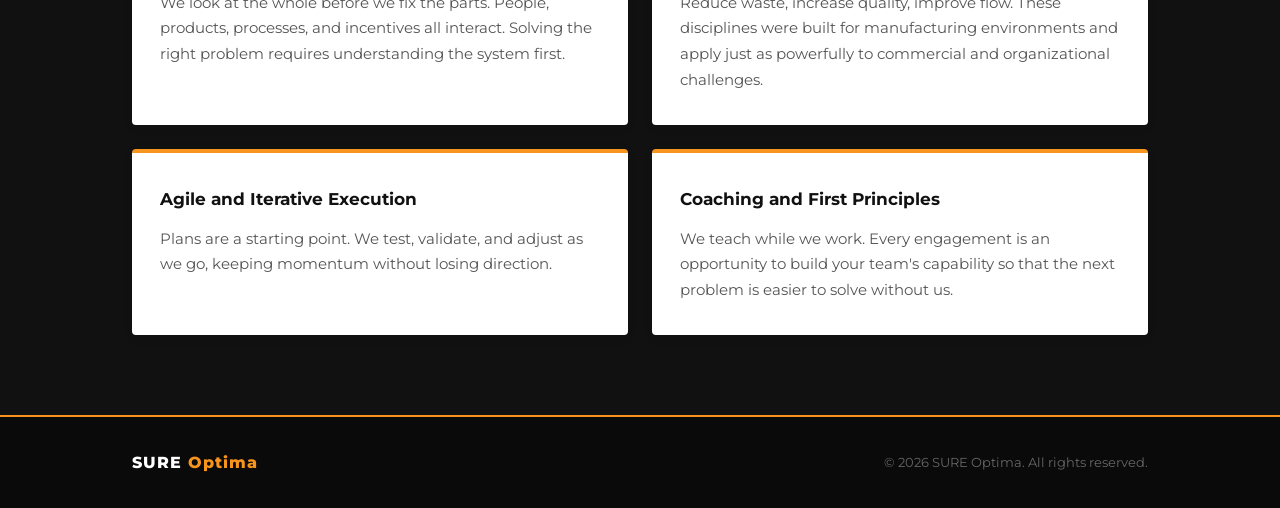
<file: specialties.html>
<!DOCTYPE html>
<html lang="en">
<head>
  <meta charset="UTF-8">
  <meta name="viewport" content="width=device-width, initial-scale=1.0">
  <title>Specialties | Manufacturing &amp; Commercialization Expertise | SURE Optima</title>
  <meta name="description" content="Deep expertise in additive manufacturing, product development, manufacturing technology, commercial strategy, startup commercialization, and company transitions.">
  <link rel="canonical" href="https://sureoptima.com/specialties.html">
  <meta property="og:title" content="Specialties | Manufacturing &amp; Commercialization Expertise | SURE Optima">
  <meta property="og:description" content="Deep expertise in additive manufacturing, product development, manufacturing technology, commercial strategy, startup commercialization, and company transitions.">
  <meta property="og:image" content="https://sureoptima.com/SURE_Optima_Logo_Black_Background_2x3.png">
  <meta property="og:image:width" content="900">
  <meta property="og:image:height" content="675">
  <meta property="og:type" content="website">
  <meta property="og:url" content="https://sureoptima.com/specialties.html">
  <meta property="og:site_name" content="SURE Optima">
  <link rel="preconnect" href="https://fonts.googleapis.com">
  <link rel="preconnect" href="https://fonts.gstatic.com" crossorigin>
  <link href="https://fonts.googleapis.com/css2?family=Montserrat:ital,wght@0,400;0,600;0,700;0,800;1,400&display=swap" rel="stylesheet">
  <link rel="stylesheet" href="styles.css">
</head>
<body>

  <!-- Nav -->
  <nav>
    <div class="nav-inner">
      <a href="index.html" class="nav-brand"><span class="brand-sure">SURE</span> <span class="optima">Optima</span></a>
      <div class="nav-links">
        <a href="index.html" class="nav-link">Home</a>
        <a href="specialties.html" class="nav-link active">Specialties</a>
        <a href="services.html" class="nav-link">Services</a>
        <a href="insights.html" class="nav-link">Insights</a>
        <a href="about.html" class="nav-link">About</a>
        <a href="contact.html" class="nav-link">Contact</a>
      </div>
      <a href="contact.html" class="nav-cta">Let's Connect</a>
    </div>
  </nav>

  <!-- Page Header -->
  <section class="page-header">
    <div class="container">
      <p class="tagline">What We Bring</p>
      <h1>Specialties</h1>
    </div>
  </section>

  <main>

    <!-- Domain Expertise -->
    <section class="section-light">
      <div class="container">
        <h2 class="section-title">Domain Expertise</h2>
        <p class="section-intro">Deep, hands-on experience across the disciplines that matter most in industrial and manufacturing environments.</p>
        <div class="cards cards-3col">

          <div class="card">
            <h3>Additive Manufacturing and 3D Printing</h3>
            <p>From technology selection and application development to production scaling and post-processing operations. End-to-end experience across FDM, SLA, SLS, MJF, and metal printing technologies.</p>
          </div>

          <div class="card">
            <h3>Product Development</h3>
            <p>Concept to launch across complex, cross-functional environments. Product definition, development planning, qualification, and commercial introduction.</p>
          </div>

          <div class="card">
            <h3>Manufacturing Technology and Operations</h3>
            <p>Process development, capital equipment, quality systems, and operational excellence across continuous and discrete manufacturing environments.</p>
          </div>

          <div class="card">
            <h3>Commercial Strategy and Business Development</h3>
            <p>Building the commercial engine in organizations that have strong technical foundations but limited go-to-market experience. Pricing, positioning, customer engagement, and revenue growth.</p>
          </div>

          <div class="card">
            <h3>Startup Commercialization</h3>
            <p>Transitioning R&amp;D-stage companies into commercially viable businesses. Organizational structure, product definition, customer engagement, and first revenue.</p>
          </div>

          <div class="card">
            <h3>Company Transitions and Integration</h3>
            <p>Acquisitions, integrations, and pivots. Strategic clarity, stakeholder alignment, and execution support through high-stakes organizational change.</p>
          </div>

        </div>
      </div>
    </section>

    <!-- How We Think and Work -->
    <section class="section-dark">
      <div class="container">
        <h2 class="section-title light">How We Think and Work</h2>
        <p class="section-intro">Frameworks are tools, not rules. These are the methodologies we draw from and adapt to each client's reality.</p>
        <div class="cards">

          <div class="card">
            <h3>Systems Thinking</h3>
            <p>We look at the whole before we fix the parts. People, products, processes, and incentives all interact. Solving the right problem requires understanding the system first.</p>
          </div>

          <div class="card">
            <h3>Lean and Six Sigma</h3>
            <p>Reduce waste, increase quality, improve flow. These disciplines were built for manufacturing environments and apply just as powerfully to commercial and organizational challenges.</p>
          </div>

          <div class="card">
            <h3>Agile and Iterative Execution</h3>
            <p>Plans are a starting point. We test, validate, and adjust as we go, keeping momentum without losing direction.</p>
          </div>

          <div class="card">
            <h3>Coaching and First Principles</h3>
            <p>We teach while we work. Every engagement is an opportunity to build your team's capability so that the next problem is easier to solve without us.</p>
          </div>

        </div>
      </div>
    </section>

  </main>

  <!-- Footer -->
  <footer>
    <div class="container footer-inner">
      <span class="footer-brand"><span class="brand-sure">SURE</span> <span class="optima">Optima</span></span>
      <p class="copyright">&copy; 2026 SURE Optima. All rights reserved.</p>
    </div>
  </footer>

</body>
</html>
</file>
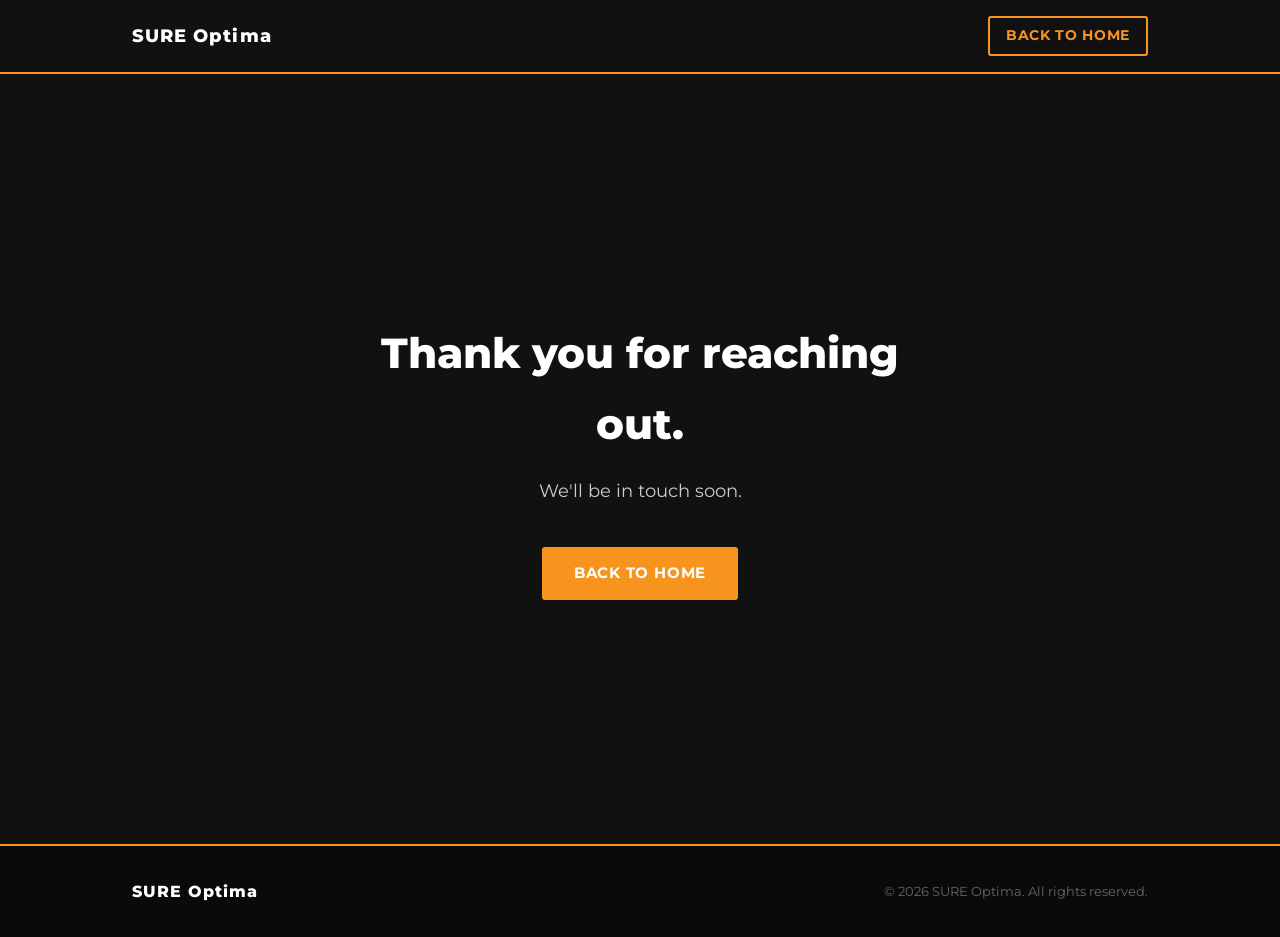
<file: thank-you.html>
<!DOCTYPE html>
<html lang="en">
<head>
  <meta charset="UTF-8">
  <meta name="viewport" content="width=device-width, initial-scale=1.0">
  <title>Thank You | SURE Optima</title>
  <link rel="preconnect" href="https://fonts.googleapis.com">
  <link rel="preconnect" href="https://fonts.gstatic.com" crossorigin>
  <link href="https://fonts.googleapis.com/css2?family=Montserrat:ital,wght@0,400;0,600;0,700;0,800;1,400&display=swap" rel="stylesheet">
  <link rel="stylesheet" href="styles.css">
</head>
<body>

  <!-- Nav -->
  <nav>
    <div class="nav-inner">
      <span class="nav-brand"><span class="brand-sure">SURE</span> Optima</span>
      <a href="/" class="nav-cta">Back to Home</a>
    </div>
  </nav>

  <section class="thankyou-section">
    <div class="container thankyou-inner">
      <h1>Thank you for reaching out.</h1>
      <p>We'll be in touch soon.</p>
      <a href="/" class="btn">Back to Home</a>
    </div>
  </section>

  <!-- Footer -->
  <footer>
    <div class="container footer-inner">
      <span class="footer-brand"><span class="brand-sure">SURE</span> Optima</span>
      <p class="copyright">&copy; 2026 SURE Optima. All rights reserved.</p>
    </div>
  </footer>

  <style>
    .thankyou-section {
      min-height: calc(100vh - 130px);
      display: flex;
      align-items: center;
      background: var(--black);
      color: var(--white);
      text-align: center;
      padding: 6rem 2rem;
    }

    .thankyou-inner {
      max-width: 600px;
    }

    .thankyou-inner h1 {
      font-size: clamp(1.8rem, 4vw, 2.6rem);
      font-weight: 800;
      margin-bottom: 1rem;
    }

    .thankyou-inner p {
      font-size: 1.15rem;
      color: #cccccc;
      margin-bottom: 2.5rem;
    }
  </style>

</body>
</html>
</file>
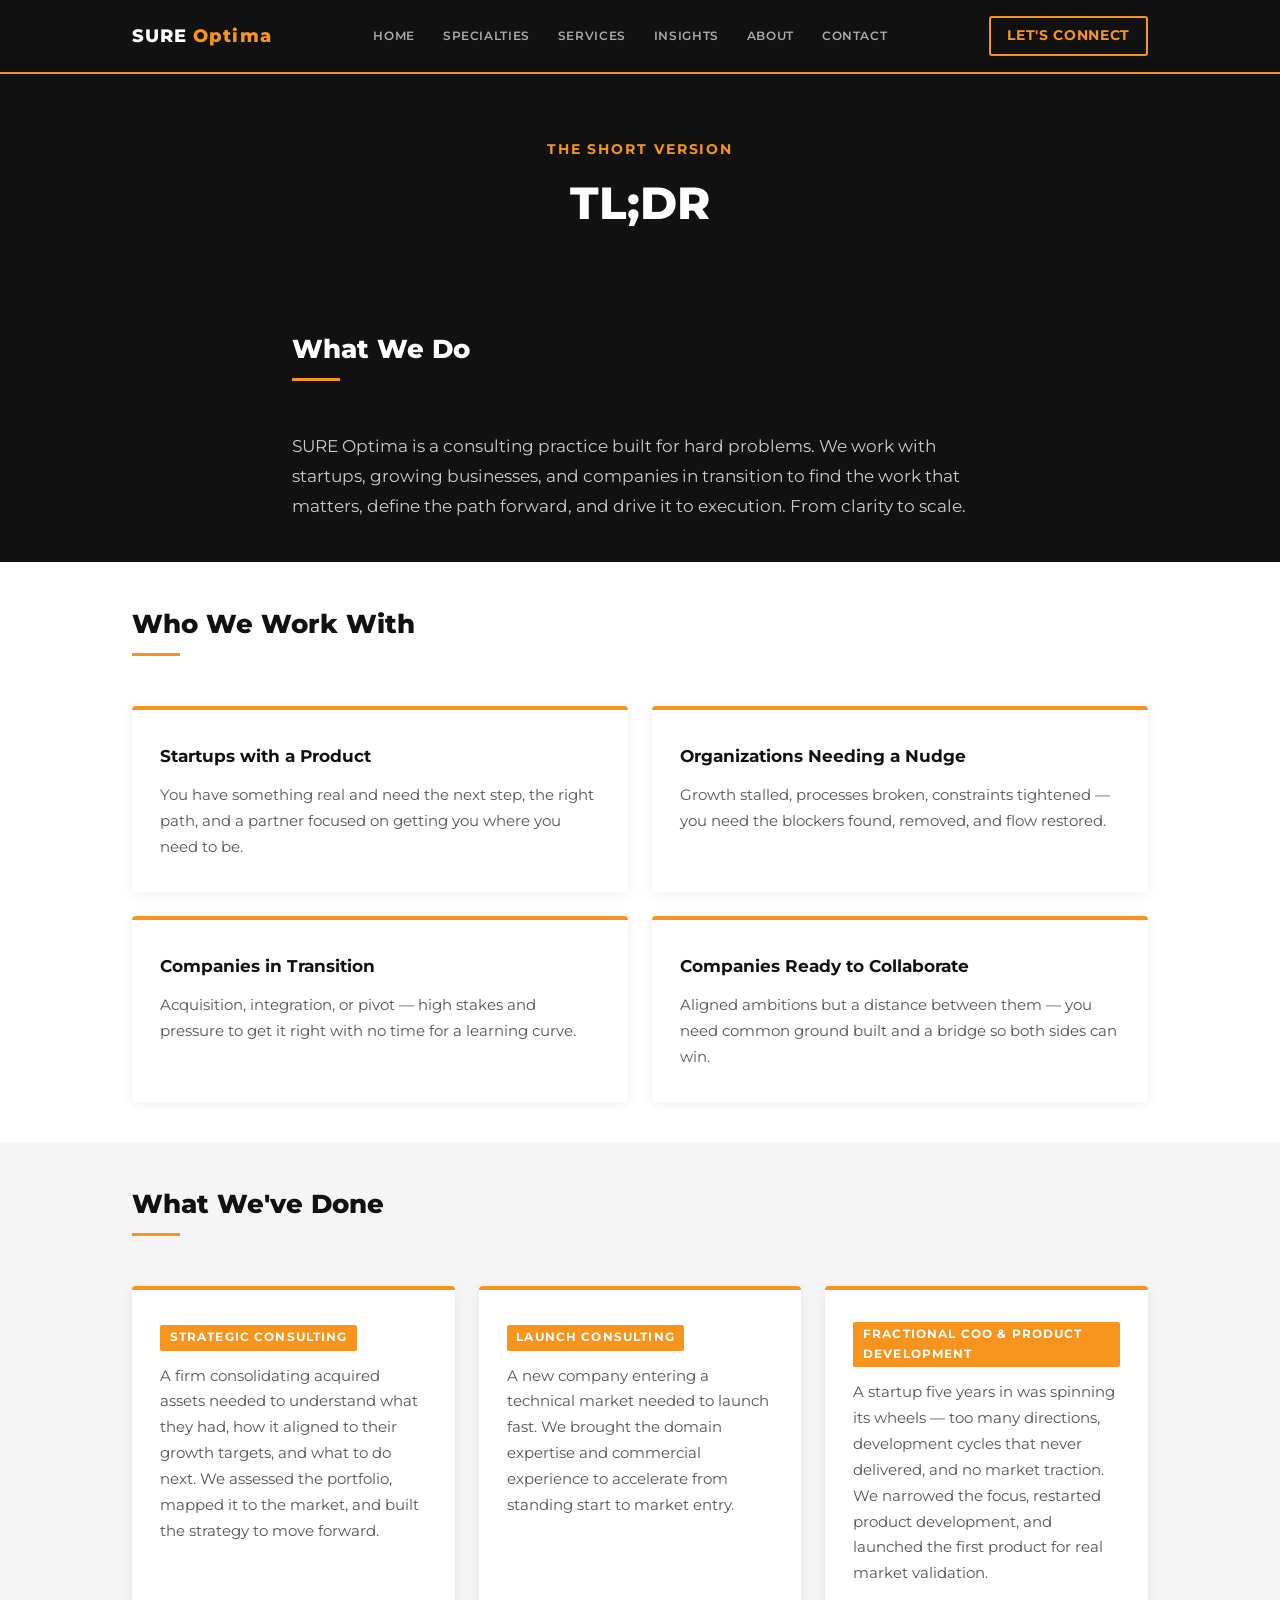
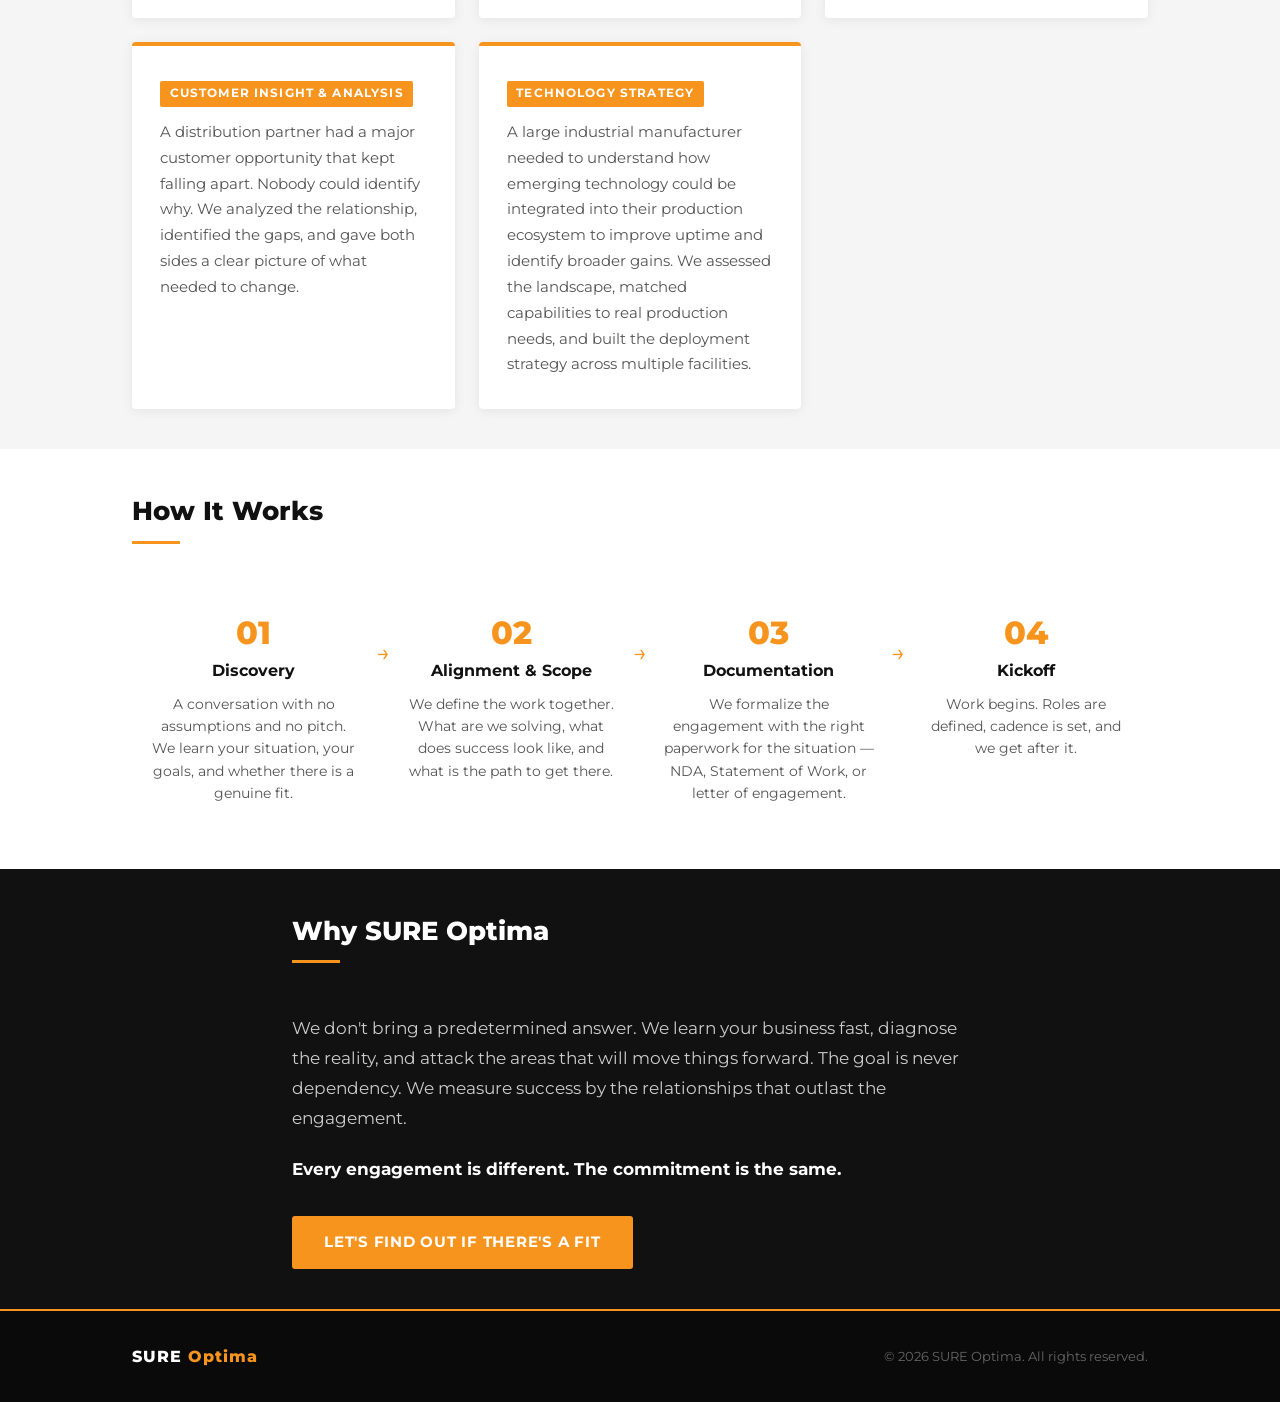
<file: tldr.html>
<!DOCTYPE html>
<html lang="en">
<head>
  <meta charset="UTF-8">
  <meta name="viewport" content="width=device-width, initial-scale=1.0">
  <title>TL;DR | SURE Optima</title>
  <link rel="preconnect" href="https://fonts.googleapis.com">
  <link rel="preconnect" href="https://fonts.gstatic.com" crossorigin>
  <link href="https://fonts.googleapis.com/css2?family=Montserrat:ital,wght@0,400;0,600;0,700;0,800;1,400&display=swap" rel="stylesheet">
  <link rel="stylesheet" href="styles.css">
  <style>
    @media print {
      nav, footer { display: none !important; }
      .page-header { padding: 0.75rem 0 !important; }
      .page-header h1 { font-size: 1.4rem; }
      .page-header .tagline { margin-bottom: 0.2rem; }
      .section-dark,
      .section-white,
      .section-gray,
      .section-compact { padding: 1rem 0 !important; }
      .section-dark { background: #ffffff !important; color: #111111 !important; }
      .section-title { font-size: 1.05rem !important; margin-bottom: 0.75rem !important; }
      .section-title.light { color: #111111 !important; }
      .section-title::after { display: none; }
      body { font-size: 0.78rem; line-height: 1.4; }
      .card { padding: 0.65rem 0.85rem; box-shadow: none; }
      .card h3, .card p { font-size: 0.78rem; }
      .card h3 { margin-bottom: 0.3rem; }
      .cards { gap: 0.6rem; }
      .cards-3col { grid-template-columns: repeat(3, 1fr); }
      .step { padding: 0.5rem 0.5rem; }
      .step-number { font-size: 1.1rem; margin-bottom: 0.2rem; }
      .step h3 { font-size: 0.78rem; margin-bottom: 0.2rem; }
      .step p { font-size: 0.78rem; }
      .step-arrow { font-size: 1rem; padding-top: 1.2rem; }
      .tldr-intro, .tldr-close { font-size: 0.82rem; color: #333333 !important; line-height: 1.5; }
      .card-label { background: transparent !important; color: #111111 !important; border: 1px solid #111111; }
      .card, .step { break-inside: avoid; }
      .btn { display: none; }
    }
  </style>
</head>
<body>

  <!-- Nav -->
  <nav>
    <div class="nav-inner">
      <a href="index.html" class="nav-brand"><span class="brand-sure">SURE</span> <span class="optima">Optima</span></a>
      <div class="nav-links">
        <a href="index.html" class="nav-link">Home</a>
        <a href="specialties.html" class="nav-link">Specialties</a>
        <a href="services.html" class="nav-link">Services</a>
        <a href="insights.html" class="nav-link">Insights</a>
        <a href="about.html" class="nav-link">About</a>
        <a href="contact.html" class="nav-link">Contact</a>
      </div>
      <a href="contact.html" class="nav-cta">Let's Connect</a>
    </div>
  </nav>

  <!-- Page Header -->
  <section class="page-header">
    <div class="container">
      <p class="tagline">The Short Version</p>
      <h1>TL;DR</h1>
    </div>
  </section>

  <main>

    <!-- §1 What We Do -->
    <section class="section-dark section-compact">
      <div class="container about-inner">
        <h2 class="section-title light">What We Do</h2>
        <p class="tldr-intro">SURE Optima is a consulting practice built for hard problems. We work with startups, growing businesses, and companies in transition to find the work that matters, define the path forward, and drive it to execution. From clarity to scale.</p>
      </div>
    </section>

    <!-- §2 Who We Work With -->
    <section class="section-white section-compact">
      <div class="container">
        <h2 class="section-title">Who We Work With</h2>
        <div class="cards">

          <div class="card">
            <h3>Startups with a Product</h3>
            <p>You have something real and need the next step, the right path, and a partner focused on getting you where you need to be.</p>
          </div>

          <div class="card">
            <h3>Organizations Needing a Nudge</h3>
            <p>Growth stalled, processes broken, constraints tightened — you need the blockers found, removed, and flow restored.</p>
          </div>

          <div class="card">
            <h3>Companies in Transition</h3>
            <p>Acquisition, integration, or pivot — high stakes and pressure to get it right with no time for a learning curve.</p>
          </div>

          <div class="card">
            <h3>Companies Ready to Collaborate</h3>
            <p>Aligned ambitions but a distance between them — you need common ground built and a bridge so both sides can win.</p>
          </div>

        </div>
      </div>
    </section>

    <!-- §3 What We've Done -->
    <section class="section-gray section-compact">
      <div class="container">
        <h2 class="section-title">What We've Done</h2>
        <div class="cards cards-3col">

          <div class="card">
            <span class="card-label">Strategic Consulting</span>
            <p>A firm consolidating acquired assets needed to understand what they had, how it aligned to their growth targets, and what to do next. We assessed the portfolio, mapped it to the market, and built the strategy to move forward.</p>
          </div>

          <div class="card">
            <span class="card-label">Launch Consulting</span>
            <p>A new company entering a technical market needed to launch fast. We brought the domain expertise and commercial experience to accelerate from standing start to market entry.</p>
          </div>

          <div class="card">
            <span class="card-label">Fractional COO &amp; Product Development</span>
            <p>A startup five years in was spinning its wheels — too many directions, development cycles that never delivered, and no market traction. We narrowed the focus, restarted product development, and launched the first product for real market validation.</p>
          </div>

          <div class="card">
            <span class="card-label">Customer Insight &amp; Analysis</span>
            <p>A distribution partner had a major customer opportunity that kept falling apart. Nobody could identify why. We analyzed the relationship, identified the gaps, and gave both sides a clear picture of what needed to change.</p>
          </div>

          <div class="card">
            <span class="card-label">Technology Strategy</span>
            <p>A large industrial manufacturer needed to understand how emerging technology could be integrated into their production ecosystem to improve uptime and identify broader gains. We assessed the landscape, matched capabilities to real production needs, and built the deployment strategy across multiple facilities.</p>
          </div>

        </div>
      </div>
    </section>

    <!-- §4 How It Works -->
    <section class="section-white section-compact">
      <div class="container">
        <h2 class="section-title">How It Works</h2>
        <div class="steps">

          <div class="step">
            <div class="step-number">01</div>
            <h3>Discovery</h3>
            <p>A conversation with no assumptions and no pitch. We learn your situation, your goals, and whether there is a genuine fit.</p>
          </div>

          <div class="step-arrow">&#8594;</div>

          <div class="step">
            <div class="step-number">02</div>
            <h3>Alignment &amp; Scope</h3>
            <p>We define the work together. What are we solving, what does success look like, and what is the path to get there.</p>
          </div>

          <div class="step-arrow">&#8594;</div>

          <div class="step">
            <div class="step-number">03</div>
            <h3>Documentation</h3>
            <p>We formalize the engagement with the right paperwork for the situation — NDA, Statement of Work, or letter of engagement.</p>
          </div>

          <div class="step-arrow">&#8594;</div>

          <div class="step">
            <div class="step-number">04</div>
            <h3>Kickoff</h3>
            <p>Work begins. Roles are defined, cadence is set, and we get after it.</p>
          </div>

        </div>
      </div>
    </section>

    <!-- §5 Why SURE Optima -->
    <section class="section-dark section-compact">
      <div class="container about-inner">
        <h2 class="section-title light">Why SURE Optima</h2>
        <p class="tldr-close">We don't bring a predetermined answer. We learn your business fast, diagnose the reality, and attack the areas that will move things forward. The goal is never dependency. We measure success by the relationships that outlast the engagement.</p>
        <p class="tldr-close tldr-close--emphasis">Every engagement is different. The commitment is the same.</p>
        <a href="index.html#contact" class="btn">Let's find out if there's a fit</a>
      </div>
    </section>

  </main>

  <!-- Footer -->
  <footer>
    <div class="container footer-inner">
      <span class="footer-brand"><span class="brand-sure">SURE</span> <span class="optima">Optima</span></span>
      <p class="copyright">&copy; 2026 SURE Optima. All rights reserved.</p>
    </div>
  </footer>

</body>
</html>
</file>
<file: styles.css>
/* ── Reset & Base ── */

*, *::before, *::after {
  box-sizing: border-box;
  margin: 0;
  padding: 0;
}

:root {
  --orange: #f7941d;
  --black: #111111;
  --white: #ffffff;
  --gray-light: #f5f5f5;
  --gray-mid: #e0e0e0;
  --gray-text: #555555;
}

html {
  scroll-behavior: smooth;
}

body {
  font-family: "Montserrat", sans-serif;
  color: var(--black);
  background: var(--white);
  line-height: 1.7;
  font-size: 1rem;
}

.container {
  max-width: 1080px;
  margin: 0 auto;
  padding: 0 2rem;
}

/* ── Nav ── */

nav {
  position: sticky;
  top: 0;
  z-index: 100;
  background: var(--black);
  border-bottom: 2px solid var(--orange);
}

.nav-inner {
  max-width: 1080px;
  margin: 0 auto;
  padding: 1rem 2rem;
  display: flex;
  align-items: center;
  justify-content: space-between;
}

.nav-brand {
  color: var(--white);
  font-weight: 800;
  font-size: 1.1rem;
  letter-spacing: 0.06em;
  text-decoration: none;
}

.brand-sure {
  color: var(--white);
}

.optima {
  color: var(--orange);
}

.optima { 
  color: var(--orange); 
}

.nav-links {
  display: flex;
  gap: 0.25rem;
  align-items: center;
}

.nav-link {
  color: #aaaaaa;
  font-size: 0.78rem;
  font-weight: 600;
  letter-spacing: 0.05em;
  text-decoration: none;
  text-transform: uppercase;
  padding: 0.4rem 0.75rem;
  border-radius: 3px;
  transition: color 0.2s;
}

.nav-link:hover,
.nav-link.active {
  color: var(--orange);
}

.nav-cta {
  color: var(--orange);
  font-weight: 700;
  font-size: 0.85rem;
  letter-spacing: 0.05em;
  text-decoration: none;
  text-transform: uppercase;
  border: 2px solid var(--orange);
  padding: 0.4rem 1rem;
  border-radius: 3px;
  transition: background 0.2s, color 0.2s;
}

.nav-cta:hover {
  background: var(--orange);
  color: var(--white);
}

/* ── Buttons ── */

.btn {
  display: inline-block;
  background: var(--orange);
  color: var(--white);
  font-family: "Montserrat", sans-serif;
  font-weight: 700;
  font-size: 0.95rem;
  letter-spacing: 0.05em;
  text-transform: uppercase;
  text-decoration: none;
  padding: 0.85rem 2rem;
  border: none;
  border-radius: 3px;
  cursor: pointer;
  transition: background 0.2s, transform 0.15s;
}

.btn:hover {
  background: #e07f10;
  transform: translateY(-1px);
}

/* ── Section helpers ── */

.section-title {
  font-size: 1.6rem;
  font-weight: 800;
  margin-bottom: 2.5rem;
  position: relative;
  padding-bottom: 0.6rem;
}

.section-title::after {
  content: "";
  display: block;
  width: 48px;
  height: 3px;
  background: var(--orange);
  margin-top: 0.5rem;
}

.section-title.light {
  color: var(--white);
}

.section-light {
  padding: 5rem 0;
  background: var(--white);
}

.section-light:nth-of-type(even) {
  background: var(--gray-light);
}

.section-dark {
  padding: 5rem 0;
  background: var(--black);
  color: var(--white);
}

/* ── §1 Hero ── */

.hero {
  background: var(--black);
  color: var(--white);
  min-height: 100vh;
  display: flex;
  align-items: center;
  text-align: center;
  padding: 5rem 0;
}

.hero-inner {
  max-width: 780px;
}


.tagline {
  font-size: 0.85rem;
  font-weight: 700;
  letter-spacing: 0.14em;
  text-transform: uppercase;
  color: var(--orange);
  margin-bottom: 1.25rem;
}

.hero h1 {
  font-size: clamp(2rem, 5vw, 3.2rem);
  font-weight: 800;
  line-height: 1.2;
  margin-bottom: 1.5rem;
}

.hero-sub {
  font-size: 1.1rem;
  color: #cccccc;
  max-width: 640px;
  margin: 0 auto 2.5rem;
  line-height: 1.8;
}

/* ── §2 Who We Serve ── */

.cards {
  display: grid;
  grid-template-columns: repeat(2, 1fr);
  gap: 1.5rem;
}

.card {
  background: var(--white);
  border-top: 4px solid var(--orange);
  padding: 2rem 1.75rem;
  border-radius: 4px;
  box-shadow: 0 2px 12px rgba(0,0,0,0.07);
}

.section-light:nth-of-type(even) .card {
  background: var(--white);
}

.card h3 {
  font-size: 1.05rem;
  font-weight: 700;
  margin-bottom: 0.75rem;
  color: var(--black);
}

.card p {
  font-size: 0.95rem;
  color: var(--gray-text);
  line-height: 1.7;
}

/* ── §3 What We Do ── */

.two-col {
  display: grid;
  grid-template-columns: repeat(auto-fit, minmax(300px, 1fr));
  gap: 3rem;
}

.what-block {
  border-left: 3px solid var(--orange);
  padding-left: 1.5rem;
}

.what-label {
  display: block;
  font-size: 0.75rem;
  font-weight: 700;
  letter-spacing: 0.12em;
  text-transform: uppercase;
  color: var(--orange);
  margin-bottom: 0.5rem;
}

.what-block h3 {
  font-size: 1.25rem;
  font-weight: 700;
  color: var(--white);
  margin-bottom: 1rem;
}

.what-block p {
  font-size: 0.97rem;
  color: #bbbbbb;
  line-height: 1.8;
}

/* ── §4 How We Work ── */

.steps {
  display: flex;
  align-items: flex-start;
  gap: 0;
  flex-wrap: wrap;
}

.step {
  flex: 1 1 160px;
  text-align: center;
  padding: 1.5rem 1rem;
}

.step-number {
  font-size: 2rem;
  font-weight: 800;
  color: var(--orange);
  line-height: 1;
  margin-bottom: 0.5rem;
}

.step h3 {
  font-size: 1rem;
  font-weight: 700;
  margin-bottom: 0.5rem;
  color: var(--black);
}

.step p {
  font-size: 0.875rem;
  color: var(--gray-text);
  line-height: 1.6;
}

.step-arrow {
  display: flex;
  align-items: center;
  justify-content: center;
  font-size: 1.5rem;
  color: var(--orange);
  padding-top: 2.5rem;
  flex-shrink: 0;
}

/* ── §5 What Makes Us Different ── */

.differentiators {
  display: flex;
  flex-direction: column;
  gap: 2.5rem;
  max-width: 760px;
}

.diff-item {
  display: flex;
  gap: 1.5rem;
  align-items: flex-start;
}

.diff-accent {
  flex-shrink: 0;
  width: 4px;
  height: 100%;
  min-height: 80px;
  background: var(--orange);
  border-radius: 2px;
}

.diff-item h3 {
  font-size: 1.05rem;
  font-weight: 700;
  color: var(--white);
  margin-bottom: 0.4rem;
}

.diff-item p {
  font-size: 0.95rem;
  color: #bbbbbb;
  line-height: 1.7;

}

/* ── What Makes Us Different ── */

.diff-blocks {
  display: grid;
  grid-template-rows: repeat(3, auto);
  grid-template-columns: repeat(auto-fit, minmax(300px, 1fr));
  grid-auto-flow: column;
  gap: 3rem;
}

.diff-block {
  border-left: 3px solid var(--orange);
  padding-left: 1.5rem;
}

.diff-block:first-child {
  padding-top: 0;
}

.diff-block:last-child {
  border-bottom: none;
  padding-bottom: 0;
}

.diff-block h3 {
  font-size: 1.2rem;
  font-weight: 800;
  color: var(--white);
  margin-bottom: 0.75rem;
  line-height: 1.3;
}

.diff-block p {
  font-size: 0.95rem;
  color: #bbbbbb;
  line-height: 1.75;
  margin-bottom: 1.25rem;
}

/* ── §6 Evidence ── */

.placeholder-evidence {
  border: 2px dashed var(--gray-mid);
  border-radius: 6px;
  padding: 4rem 2rem;
  text-align: center;
  color: #999999;
  font-size: 0.95rem;
  font-style: italic;
  background: var(--gray-light);
}

/* ── §7 About ── */

.section-about {
  padding: 5rem 0;
  background: var(--black);
  color: var(--white);
}

.about-inner {
  max-width: 760px;
}

.about-text p {
  font-size: 1.05rem;
  color: #cccccc;
  line-height: 1.85;
  margin-bottom: 1.25rem;
}

/* ── Why SURE Optima body text ── */

.why-body p {
  font-size: 1.05rem;
  color: #cccccc;
  line-height: 1.85;
  margin-bottom: 1.25rem;
}

/* ── §8 Contact ── */

.contact-inner {
  max-width: 680px;
}

.contact-form {
  display: flex;
  flex-direction: column;
  gap: 1.25rem;
  margin-top: 0.5rem;
}

.form-row {
  display: grid;
  grid-template-columns: 1fr 1fr;
  gap: 1.25rem;
}

.form-group {
  display: flex;
  flex-direction: column;
  gap: 0.4rem;
}

.form-group label {
  font-size: 0.82rem;
  font-weight: 700;
  letter-spacing: 0.06em;
  text-transform: uppercase;
  color: var(--black);
}

.form-group input,
.form-group textarea {
  font-family: "Montserrat", sans-serif;
  font-size: 0.95rem;
  color: var(--black);
  background: var(--white);
  border: 1.5px solid var(--gray-mid);
  border-radius: 3px;
  padding: 0.7rem 0.9rem;
  transition: border-color 0.2s;
  outline: none;
  width: 100%;
}

.form-group input::placeholder,
.form-group textarea::placeholder {
  color: #aaaaaa;
}

.form-group input:focus,
.form-group textarea:focus {
  border-color: var(--orange);
}

.form-group textarea {
  resize: vertical;
}

.form-success {
  padding: 2.5rem 2rem;
  background: var(--gray-light);
  border-left: 4px solid var(--orange);
  border-radius: 0 4px 4px 0;
}

.form-success p {
  font-size: 1.05rem;
  font-weight: 600;
  color: var(--black);
}

.location-note {
  margin-top: 1.75rem;
  font-size: 0.85rem;
  font-weight: 600;
  letter-spacing: 0.06em;
  color: var(--gray-text);
  text-transform: uppercase;
}

/* ── §7 Clients & Partners Ticker ── */

.ticker-section {
  padding: 1.5rem 0;
}

.ticker-wrapper {
  overflow: hidden;
  width: 100%;
  background: var(--gray-light);
  border-top: 1px solid var(--gray-light);
  border-bottom: 1px solid var(--gray-light);
  padding: 1.25rem 0;
  cursor: default;
}

.ticker-wrapper:hover .ticker-track {
  animation-play-state: paused;
}

.ticker-track {
  display: flex;
  align-items: center;
  width: max-content;
  white-space: nowrap;
  animation: ticker-scroll 40s linear infinite;
}

@keyframes ticker-scroll {
  0%   { transform: translateX(0); }
  100% { transform: translateX(-50%); }
}

.ticker-item {
  font-size: 1.495rem;
  font-weight: 700;
  letter-spacing: 0.12em;
  text-transform: uppercase;
  color: var(--black);
  padding: 0 2rem;
}

.ticker-sep {
  color: var(--orange);
  font-size: 1.495rem;
  flex-shrink: 0;
  line-height: 1;
}

/* ── Body text (light-section paragraphs) ── */

.body-text p {
  font-size: 1.05rem;
  color: var(--gray-text);
  line-height: 1.85;
  margin-bottom: 1.25rem;
}

/* ── Card italic closing line ── */

.card-closing {
  font-style: italic;
  font-size: 0.88rem;
  color: var(--orange) !important;
  line-height: 1.65;
}

/* ── Value card layout (equal height, anchored footer) ── */

.cards-value {
  grid-auto-rows: 440px;
}

.cards-value .card {
  display: flex;
  flex-direction: column;
}

.card-top {
  flex: 1;
  overflow: hidden;
}

.card-bottom {
  flex-shrink: 0;
  border-top: 1px solid var(--gray-mid);
  padding-top: 1rem;
  margin-top: 1.25rem;
}

.cards-value .card h3 {
  font-size: 1.25rem;
  font-weight: 800;
  letter-spacing: 0.01em;
  margin-bottom: 1rem;
  color: var(--black);
}

/* ── About teaser paragraph ── */

.about-teaser {
  font-size: 1.1rem;
  color: #cccccc;
  line-height: 1.8;
  margin-bottom: 2rem;
}

/* ── Sub-page header ── */

.page-header {
  background: var(--black);
  color: var(--white);
  padding: 4rem 0 3.5rem;
  text-align: center;
}

.page-header .tagline {
  font-size: 0.85rem;
  font-weight: 700;
  letter-spacing: 0.14em;
  text-transform: uppercase;
  color: var(--orange);
  margin-bottom: 1rem;
}

.page-header h1 {
  font-size: clamp(1.8rem, 4vw, 2.8rem);
  font-weight: 800;
  color: var(--white);
  line-height: 1.2;
}

/* ── Section intro paragraph ── */

.section-intro {
  font-size: 1rem;
  color: var(--gray-text);
  max-width: 700px;
  line-height: 1.75;
  margin-top: -1.5rem;
  margin-bottom: 2.5rem;
}

.section-dark .section-intro {
  color: #bbbbbb;
}

/* ── 3-column card grid ── */

.cards-3col {
  grid-template-columns: repeat(3, 1fr);
}

/* ── White background section (explicit, avoids nth-of-type) ── */

.section-white {
  padding: 5rem 0;
  background: var(--white);
}

/* ── Gray background section ── */

.section-gray {
  padding: 5rem 0;
  background: var(--gray-light);
}

/* ── Compact sections (TL;DR page) ── */

.section-dark.section-compact,
.section-light.section-compact,
.section-gray.section-compact,
.section-white.section-compact {
  padding: 2.5rem 0;
}

/* ── TL;DR page body text ── */

.tldr-intro {
  font-size: 1.05rem;
  color: #cccccc;
  line-height: 1.8;
}

.tldr-close {
  font-size: 1.05rem;
  color: #cccccc;
  line-height: 1.8;
  margin-bottom: 1.25rem;
}

.tldr-close--emphasis {
  font-weight: 700;
  color: var(--white);
  margin-bottom: 2rem;
}

/* ── Content type label (solid orange — published content) ── */

.card-label {
  display: inline-block;
  font-size: 0.72rem;
  font-weight: 700;
  letter-spacing: 0.1em;
  text-transform: uppercase;
  color: var(--white);
  background: var(--orange);
  padding: 0.2rem 0.6rem;
  border-radius: 2px;
  margin-bottom: 0.75rem;
}

/* ── Card links section (separator + links) ── */

.card-links {
  border-top: 1px solid var(--gray-mid);
  margin-top: 1.25rem;
  padding-top: 1rem;
  display: flex;
  flex-direction: column;
  gap: 0.5rem;
}

.card-link {
  font-style: italic;
  font-size: 0.88rem;
  font-weight: 600;
  color: var(--orange);
  text-decoration: none;
  transition: opacity 0.2s;
}

.card-link:hover {
  opacity: 0.7;
}

/* ── Card subtitle line ── */

.card-subtitle {
  font-size: 0.88rem;
  font-style: italic;
  color: var(--gray-text);
  line-height: 1.5;
  margin-bottom: 0.75rem;
}

/* ── Coming Soon badge ── */

.card-badge {
  display: inline-block;
  font-size: 0.72rem;
  font-weight: 700;
  letter-spacing: 0.1em;
  text-transform: uppercase;
  color: var(--orange);
  border: 1.5px solid var(--orange);
  padding: 0.2rem 0.6rem;
  border-radius: 2px;
  margin-bottom: 0.75rem;
}

/* ── Reading list author line ── */

.reading-author {
  font-size: 0.78rem;
  font-weight: 700;
  color: var(--orange);
  text-transform: uppercase;
  letter-spacing: 0.06em;
  margin-bottom: 0.4rem;
}

/* ── What to Expect items ── */

.expectation-list {
  display: flex;
  flex-direction: column;
  gap: 2.5rem;
  max-width: 760px;
}

.expectation-item {
  display: flex;
  gap: 1.5rem;
  align-items: flex-start;
}

.expectation-item h3 {
  font-size: 1.05rem;
  font-weight: 700;
  color: var(--black);
  margin-bottom: 0.4rem;
}

.expectation-item p {
  font-size: 0.95rem;
  color: var(--gray-text);
  line-height: 1.7;
}

/* ── Footer ── */

footer {
  background: #0a0a0a;
  border-top: 2px solid var(--orange);
  padding: 2rem;
}

.footer-inner {
  display: flex;
  align-items: center;
  justify-content: space-between;
  flex-wrap: wrap;
  gap: 0.5rem;
}

.footer-brand {
  font-weight: 800;
  font-size: 1rem;
  letter-spacing: 0.06em;
  color: var(--white);
}

.copyright {
  font-size: 0.8rem;
  color: #666666;
}

/* ── Mobile ── */

@media (max-width: 760px) {
  .nav-inner {
    flex-wrap: wrap;
    gap: 0.5rem;
    padding: 0.75rem 1.5rem;
  }

  .nav-links {
    width: 100%;
    order: 3;
    justify-content: flex-start;
    flex-wrap: wrap;
  }

  .nav-cta {
    order: 2;
  }

  .nav-link {
    font-size: 0.72rem;
    padding: 0.3rem 0.6rem;
  }
}

@media (max-width: 680px) {
  .cards {
    grid-template-columns: 1fr;
  }

  .cards-3col {
    grid-template-columns: 1fr;
  }

  .cards-value {
    grid-auto-rows: auto;
  }

  .hero {
    padding: 5rem 0 4rem;
  }

  .hero h1 {
    font-size: 1.9rem;
  }


  .form-row {
    grid-template-columns: 1fr;
  }

  .steps {
    flex-direction: column;
    align-items: stretch;
  }

  .step-arrow {
    transform: rotate(90deg);
    padding: 0;
    height: 2rem;
  }

  .two-col {
    gap: 2rem;
  }

  .footer-inner {
    flex-direction: column;
    text-align: center;
  }

  .section-title {
    font-size: 1.35rem;
  }
}
</file>
